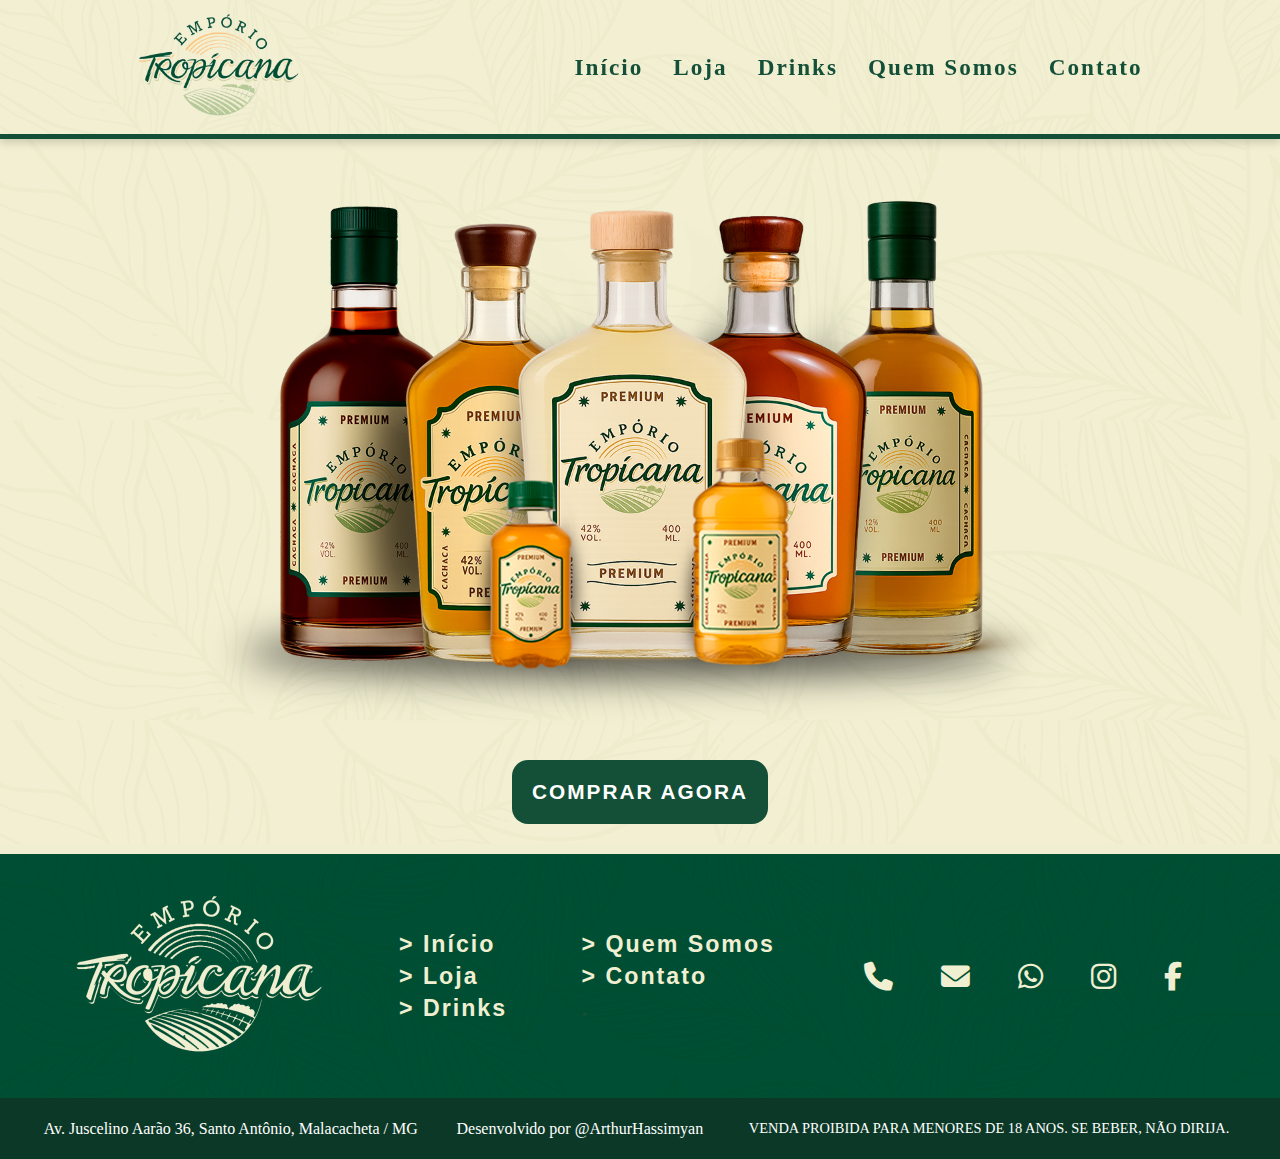
<file: index.html>
<!DOCTYPE html>
<html lang="pt-BR">
<head>
    <meta charset="UTF-8">
    <meta name="viewport" content="width=device-width, initial-scale=1.0">
    <title>Cachaça Tropicana</title>
    <link rel="stylesheet" href="styles/style.css">
    <link rel="stylesheet" href="styles/styleNav.css">
    <link rel="stylesheet" href="styles/styleSlider.css">
    <link rel="stylesheet" href="styles/styleLoja.css">
    <link rel="stylesheet" href="styles/styleFooter.css">
    <link rel="stylesheet" href="https://cdnjs.cloudflare.com/ajax/libs/font-awesome/6.5.2/css/all.min.css"/>
</head>
<body>
<header>
    <nav class="navbar">
        <a href="index.html" class="button-logo">
            <img src="img/logoNav.png" alt="Logo">
        </a>
        <div class="menu">
            <a href="index.html">Início</a>
            <a href="loja.html">Loja</a>
            <a href="drink.html">Drinks</a>
            <a href="cachaca.html">Quem Somos</a>
            <a href="contato.html">Contato</a>
        </div>
    </nav>
</header>
<main>
    <section class="carrosel">
        <div class="slide">
            <img src="img/allCachaca.png" alt="Imagem 1">
        </div>
        <a href="loja.html">
            <button class="slide-buy">COMPRAR AGORA</button>
        </a>
    </section>
</main>



<footer>
    <section class="rodapeSuperior">
        <a href="index.html" class="rodapeLogo">
            <img src="img/logoFooter.png" alt="Logo">
        </a>


        <div class="rodapeTexto">
            <a href="index.html">> Início</a>
            <a href="loja.html">> Loja</a>
            <a href="drink.html">> Drinks</a>
        </div>
        <div class="rodapeTexto">
            <a href="cachaca.html">> Quem Somos</a>
            <a href="contato.html">> Contato</a>
            <a style="color: #145038;  user-select: none;">.</a>
        </div>

        <div class="rodapeSocial">
            <a href="contato.html">
                <button class="social-button">
                    <i class="fas fa-phone"></i>
                </button>
            </a>
            <a href="contato.html">
                <button class="social-button">
                    <i class="fas fa-envelope"></i>
                </button>
            </a>
            <a href="contato.html">
                <button class="social-button">
                    <i class="fab fa-whatsapp"></i>
                </button>
            </a>
            <button class="social-button">
                <i class="fab fa-instagram"></i>
            </button>
            <button class="social-button">
                <i class="fab fa-facebook-f"></i>
            </button>
        </div>
    </section>

    <section class="rodapeInferior">
        <p>Av. Juscelino Aarão 36, Santo Antônio, Malacacheta / MG</p>
        <p>Desenvolvido por @ArthurHassimyan</p>
        <div class="inferior18">
            <p>VENDA PROIBIDA PARA MENORES DE 18 ANOS. SE BEBER, NÃO DIRIJA.</p>
        </div>
    </section>

</footer>
</body>
</html>
</file>
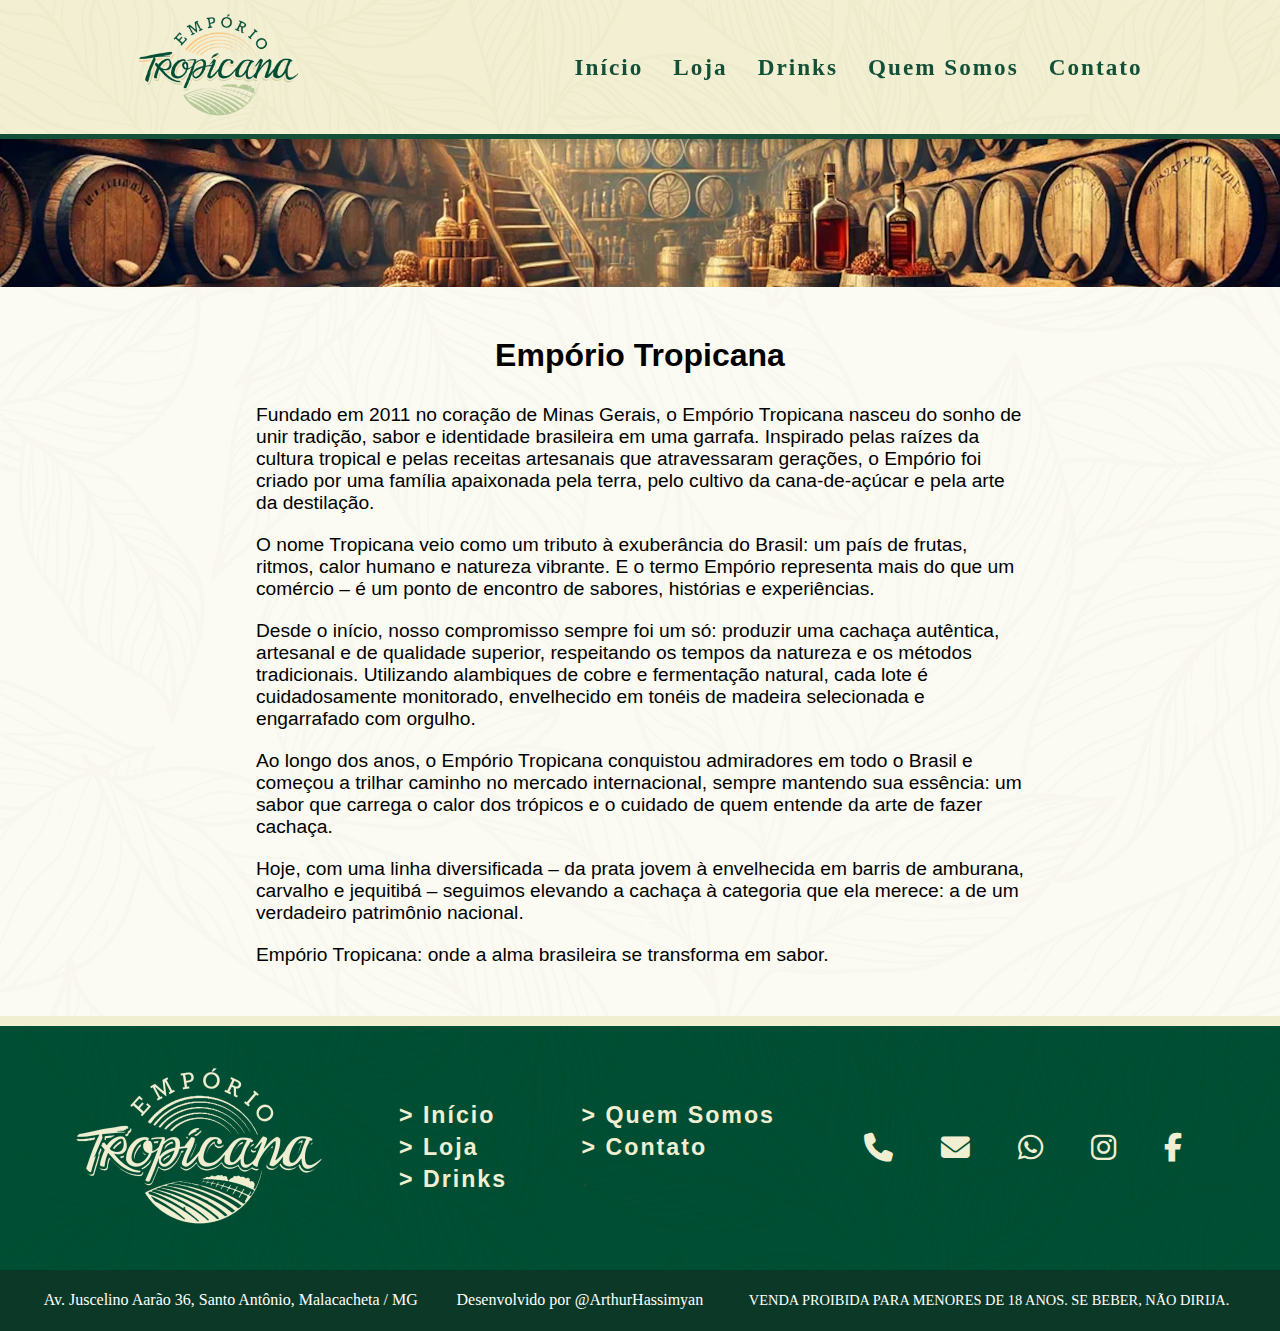
<file: cachaca.html>
<!DOCTYPE html>
<html lang="pt-BR">
<head>
    <meta charset="UTF-8">
    <meta name="viewport" content="width=device-width, initial-scale=1.0">
    <title>Cachaça Tropicana</title>
    <link rel="stylesheet" href="styles/style.css">
    <link rel="stylesheet" href="styles/styleNav.css">
    <link rel="stylesheet" href="styles/styleSlider.css">
    <link rel="stylesheet" href="styles/styleLoja.css">
    <link rel="stylesheet" href="styles/styleFooter.css">
    <link rel="stylesheet" href="styles/styleContato.css">
    <link rel="stylesheet" href="styles/styleCachaca.css">
    <link rel="stylesheet" href="https://cdnjs.cloudflare.com/ajax/libs/font-awesome/6.5.2/css/all.min.css">
</head>
<body>
<header>
    <nav class="navbar">
        <a href="index.html" class="button-logo">
            <img src="img/logoNav.png" alt="Logo">
        </a>
        <div class="menu">
            <a href="index.html">Início</a>
            <a href="loja.html">Loja</a>
            <a href="drink.html">Drinks</a>
            <a href="cachaca.html">Quem Somos</a>
            <a href="contato.html">Contato</a>
        </div>
    </nav>
</header>
<main>
    <section class="cachaca-box">
        <img src="img/envelhecimento-de-cachacas-em-barril.png" alt="Logo da Empresa">
    </section>
    <section class="cachaca-texto-margin">
        <div class="cachaca-texto">
            <h2>Empório Tropicana</h2>
            <p>Fundado em 2011 no coração de Minas Gerais, o Empório Tropicana nasceu do sonho de unir tradição, sabor e
                identidade brasileira em uma garrafa. Inspirado pelas raízes da cultura tropical e pelas receitas
                artesanais
                que atravessaram gerações, o Empório foi criado por uma família apaixonada pela terra, pelo cultivo da
                cana-de-açúcar e pela arte da destilação.</p>
            <p>O nome Tropicana veio como um tributo à exuberância do Brasil: um país de frutas, ritmos, calor humano e
                natureza vibrante. E o termo Empório representa mais do que um comércio – é um ponto de encontro de
                sabores,
                histórias e experiências.</p>
            <p>Desde o início, nosso compromisso sempre foi um só: produzir uma cachaça autêntica, artesanal e de
                qualidade
                superior, respeitando os tempos da natureza e os métodos tradicionais. Utilizando alambiques de cobre e
                fermentação natural, cada lote é cuidadosamente monitorado, envelhecido em tonéis de madeira selecionada
                e
                engarrafado com orgulho.</p>
            <p>Ao longo dos anos, o Empório Tropicana conquistou admiradores em todo o Brasil e começou a trilhar
                caminho no
                mercado internacional, sempre mantendo sua essência: um sabor que carrega o calor dos trópicos e o
                cuidado
                de quem entende da arte de fazer cachaça.</p>
            <p>Hoje, com uma linha diversificada – da prata jovem à envelhecida em barris de amburana, carvalho e
                jequitibá
                – seguimos elevando a cachaça à categoria que ela merece: a de um verdadeiro patrimônio nacional.</p>
            <p>Empório Tropicana: onde a alma brasileira se transforma em sabor.</p>
        </div>
    </section>
</main>

<footer>
    <section class="rodapeSuperior">
        <a href="index.html" class="rodapeLogo">
            <img src="img/logoFooter.png" alt="Logo">
        </a>


        <div class="rodapeTexto">
            <a href="index.html">> Início</a>
            <a href="loja.html">> Loja</a>
            <a href="drink.html">> Drinks</a>
        </div>
        <div class="rodapeTexto">
            <a href="cachaca.html">> Quem Somos</a>
            <a href="contato.html">> Contato</a>
            <a style="color: #145038;  user-select: none;">.</a>
        </div>

        <div class="rodapeSocial">
            <a href="contato.html">
                <button class="social-button">
                    <i class="fas fa-phone"></i>
                </button>
            </a>
            <a href="contato.html">
                <button class="social-button">
                    <i class="fas fa-envelope"></i>
                </button>
            </a>
            <a href="contato.html">
                <button class="social-button">
                    <i class="fab fa-whatsapp"></i>
                </button>
            </a>
            <button class="social-button">
                <i class="fab fa-instagram"></i>
            </button>
            <button class="social-button">
                <i class="fab fa-facebook-f"></i>
            </button>
        </div>
    </section>

    <section class="rodapeInferior">
        <p>Av. Juscelino Aarão 36, Santo Antônio, Malacacheta / MG</p>
        <p>Desenvolvido por @ArthurHassimyan</p>
        <div class="inferior18">
            <p>VENDA PROIBIDA PARA MENORES DE 18 ANOS. SE BEBER, NÃO DIRIJA.</p>
        </div>
    </section>

</footer>
</body>
</html>
</file>
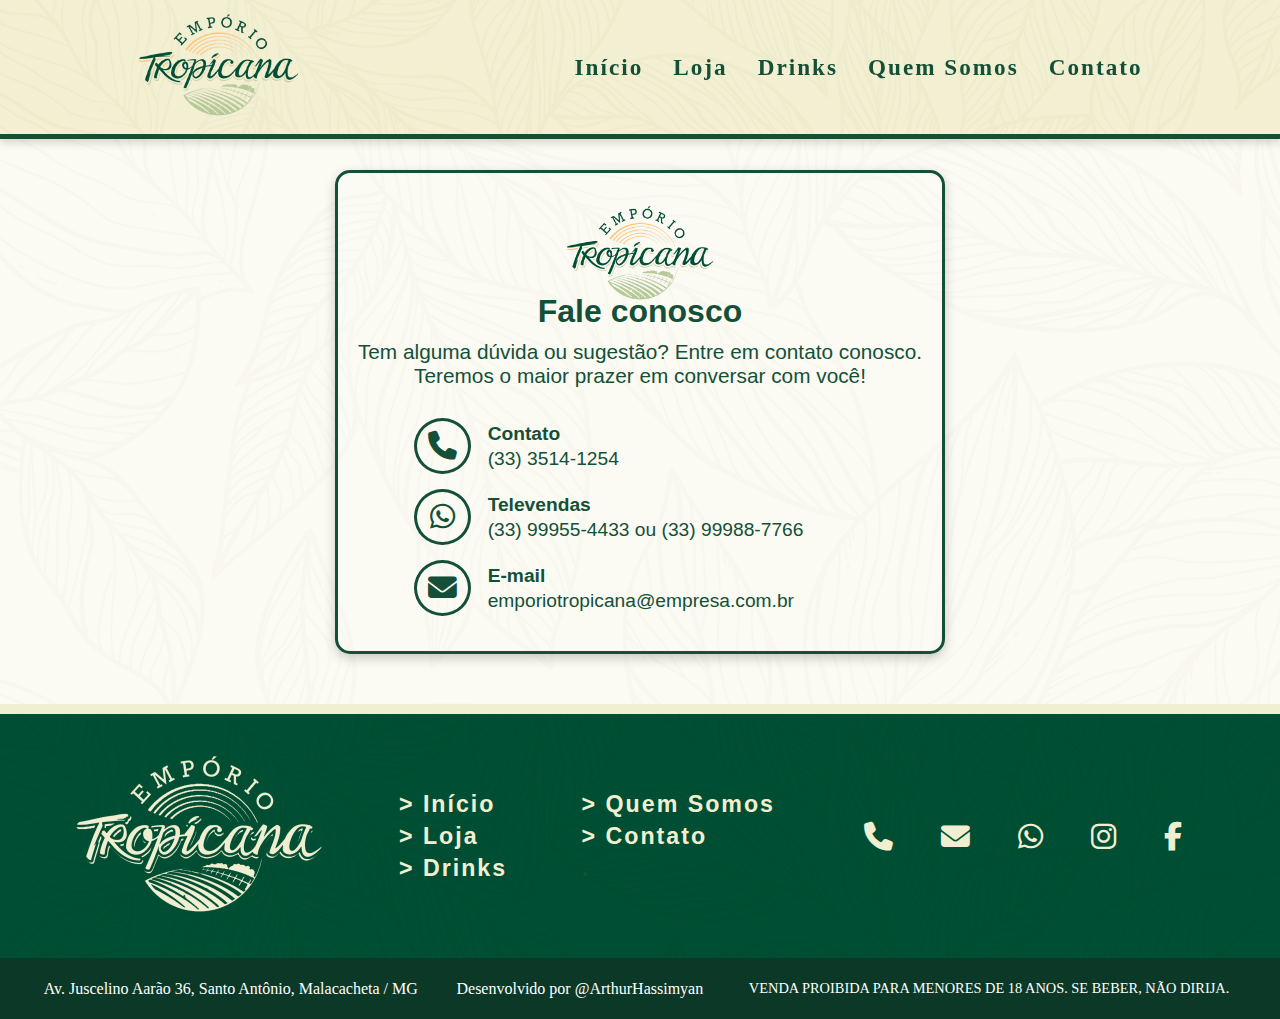
<file: contato.html>
<!DOCTYPE html>
<html lang="pt-BR">
<head>
    <meta charset="UTF-8">
    <meta name="viewport" content="width=device-width, initial-scale=1.0">
    <title>Cachaça Tropicana</title>
    <link rel="stylesheet" href="styles/style.css">
    <link rel="stylesheet" href="styles/styleNav.css">
    <link rel="stylesheet" href="styles/styleSlider.css">
    <link rel="stylesheet" href="styles/styleLoja.css">
    <link rel="stylesheet" href="styles/styleFooter.css">
    <link rel="stylesheet" href="styles/styleContato.css">
    <link rel="stylesheet" href="https://cdnjs.cloudflare.com/ajax/libs/font-awesome/6.5.2/css/all.min.css">
</head>
<body>
<header>
    <nav class="navbar">
        <a href="index.html" class="button-logo">
            <img src="img/logoNav.png" alt="Logo">
        </a>
        <div class="menu">
            <a href="index.html">Início</a>
            <a href="loja.html">Loja</a>
            <a href="drink.html">Drinks</a>
            <a href="cachaca.html">Quem Somos</a>
            <a href="contato.html">Contato</a>
        </div>
    </nav>
</header>
<main>
<section class="contato-centraliza">
    <div class="contato-box">
        <img src="img/logoNav.png" alt="Logo da Empresa">

        <h2>Fale conosco</h2>
        <p class="subtexto">
            Tem alguma dúvida ou sugestão? Entre em contato conosco. <br>
            Teremos o maior prazer em conversar com você!
        </p>

        <div class="contato-item">
            <div class="icone-circulo"><i class="fas fa-phone"></i></div>
            <div class="info-texto">
                <strong>Contato</strong>
                (33) 3514-1254
            </div>
        </div>

        <div class="contato-item">
            <div class="icone-circulo"><i class="fab fa-whatsapp"></i></div>
            <div class="info-texto">
                <strong>Televendas</strong>
                (33) 99955-4433 ou (33) 99988-7766
            </div>
        </div>

        <div class="contato-item">
            <div class="icone-circulo"><i class="fas fa-envelope"></i></div>
            <div class="info-texto">
                <strong>E-mail</strong>
                emporiotropicana@empresa.com.br
            </div>
        </div>
    </div>
</section>
</main>

<footer>
    <section class="rodapeSuperior">
        <a href="index.html" class="rodapeLogo">
            <img src="img/logoFooter.png" alt="Logo">
        </a>


        <div class="rodapeTexto">
            <a href="index.html">> Início</a>
            <a href="loja.html">> Loja</a>
            <a href="drink.html">> Drinks</a>
        </div>
        <div class="rodapeTexto">
            <a href="cachaca.html">> Quem Somos</a>
            <a href="contato.html">> Contato</a>
            <a style="color: #145038;  user-select: none;">.</a>
        </div>

        <div class="rodapeSocial">
            <a href="contato.html">
                <button class="social-button">
                    <i class="fas fa-phone"></i>
                </button>
            </a>
            <a href="contato.html">
                <button class="social-button">
                    <i class="fas fa-envelope"></i>
                </button>
            </a>
            <a href="contato.html">
                <button class="social-button">
                    <i class="fab fa-whatsapp"></i>
                </button>
            </a>
            <button class="social-button">
                <i class="fab fa-instagram"></i>
            </button>
            <button class="social-button">
                <i class="fab fa-facebook-f"></i>
            </button>
        </div>
    </section>

    <section class="rodapeInferior">
        <p>Av. Juscelino Aarão 36, Santo Antônio, Malacacheta / MG</p>
        <p>Desenvolvido por @ArthurHassimyan</p>
        <div class="inferior18">
            <p>VENDA PROIBIDA PARA MENORES DE 18 ANOS. SE BEBER, NÃO DIRIJA.</p>
        </div>
    </section>

</footer>
</body>
</html>
</file>
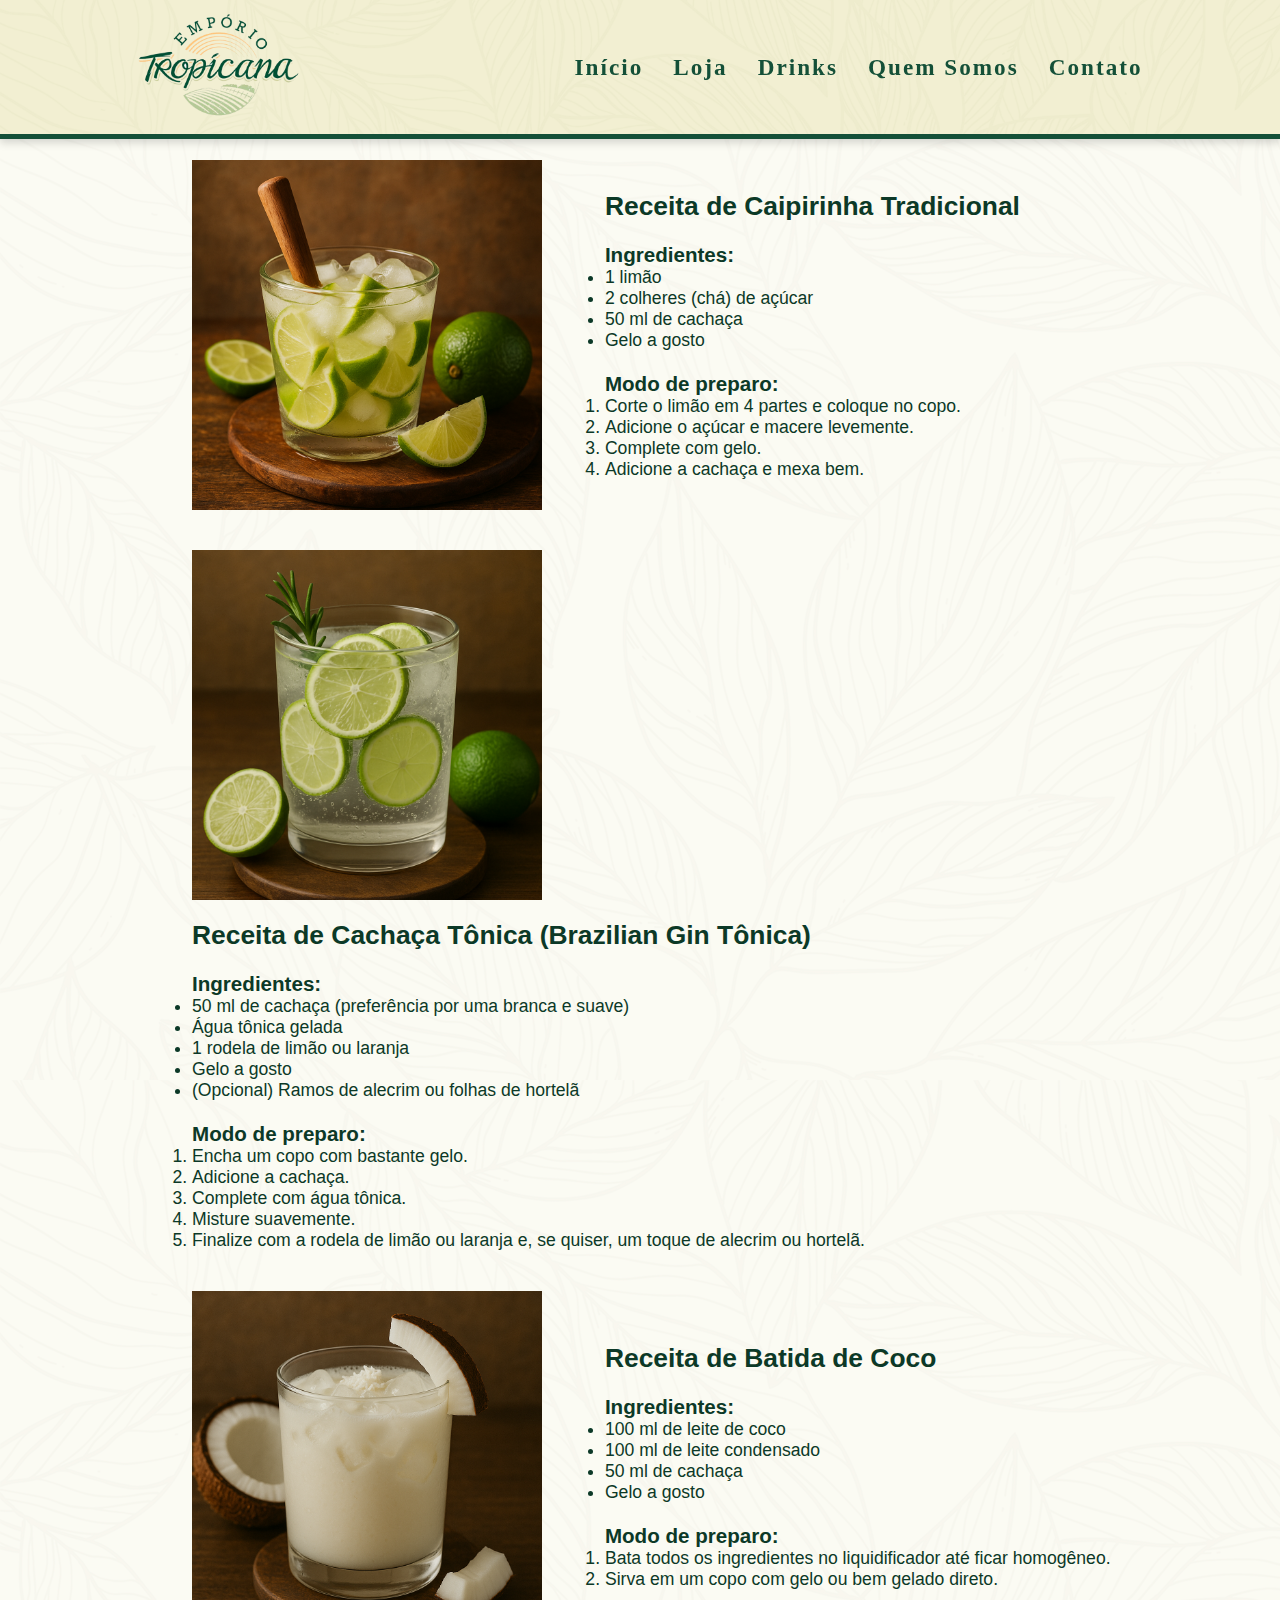
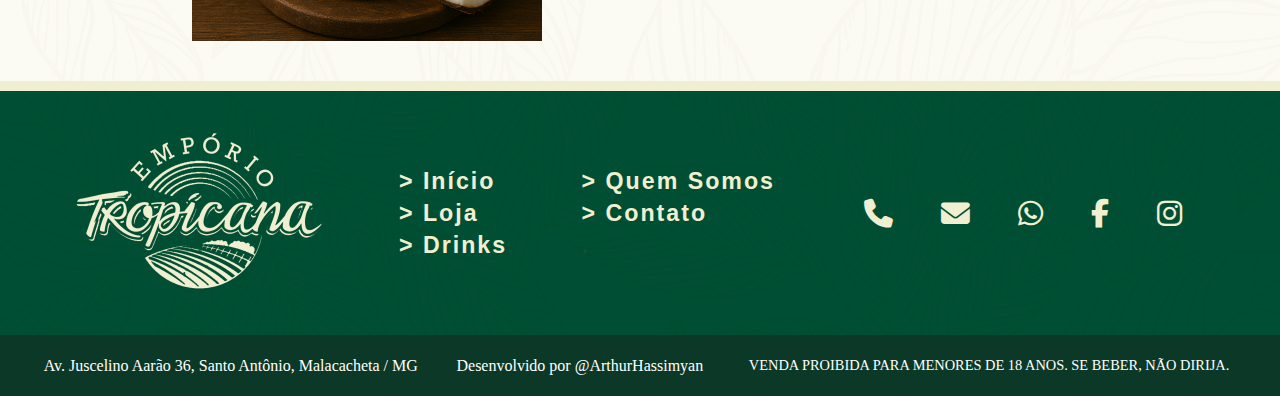
<file: drink.html>
<!DOCTYPE html>
<html lang="pt-BR">
<head>
    <meta charset="UTF-8">
    <meta name="viewport" content="width=device-width, initial-scale=1.0">
    <title>Cachaça Tropicana</title>
    <link rel="stylesheet" href="styles/style.css">
    <link rel="stylesheet" href="styles/styleNav.css">
    <link rel="stylesheet" href="styles/styleSlider.css">
    <link rel="stylesheet" href="styles/styleLoja.css">
    <link rel="stylesheet" href="styles/styleFooter.css">
    <link rel="stylesheet" href="styles/styleContato.css">
    <link rel="stylesheet" href="styles/styleCachaca.css">
    <link rel="stylesheet" href="styles/styleDrink.css">
    <link rel="stylesheet" href="https://cdnjs.cloudflare.com/ajax/libs/font-awesome/6.5.2/css/all.min.css">
</head>
<body>
<header>
    <nav class="navbar">
        <a href="index.html" class="button-logo">
            <img src="img/logoNav.png" alt="Logo">
        </a>
        <div class="menu">
            <a href="index.html">Início</a>
            <a href="loja.html">Loja</a>
            <a href="drink.html">Drinks</a>
            <a href="cachaca.html">Quem Somos</a>
            <a href="contato.html">Contato</a>
        </div>
    </nav>
</header>

<main>
    <section class="drink-box">
        <img src="img/drink1.png" alt="Logo">
        <div class="drink-box-receita">
            <h2>Receita de Caipirinha Tradicional</h2>
            <br>
            <h3>Ingredientes:</h3>
            <ul>
                <li>1 limão</li>
                <li>2 colheres (chá) de açúcar</li>
                <li>50 ml de cachaça</li>
                <li>Gelo a gosto</li>
            </ul>
            <br>
            <h3>Modo de preparo:</h3>
            <ol>
                <li>Corte o limão em 4 partes e coloque no copo.</li>
                <li>Adicione o açúcar e macere levemente.</li>
                <li>Complete com gelo.</li>
                <li>Adicione a cachaça e mexa bem.</li>
            </ol>
        </div>
    </section>
    <section class="drink-box">
        <img src="img/drink2.png" alt="Logo">
        <div class="drink-box-receita">
            <h2>Receita de Cachaça Tônica (Brazilian Gin Tônica)</h2>
            <br>
            <h3>Ingredientes:</h3>
            <ul>
                <li>50 ml de cachaça (preferência por uma branca e suave)</li>
                <li>Água tônica gelada</li>
                <li>1 rodela de limão ou laranja</li>
                <li>Gelo a gosto</li>
                <li>(Opcional) Ramos de alecrim ou folhas de hortelã</li>
            </ul>
            <br>
            <h3>Modo de preparo:</h3>
            <ol>
                <li>Encha um copo com bastante gelo.</li>
                <li>Adicione a cachaça.</li>
                <li>Complete com água tônica.</li>
                <li>Misture suavemente.</li>
                <li>Finalize com a rodela de limão ou laranja e, se quiser, um toque de alecrim ou hortelã.</li>
            </ol>
        </div>
    </section>
    <section class="drink-box">
        <img src="img/drink3.png" alt="Logo">
        <div class="drink-box-receita">
            <h2>Receita de Batida de Coco</h2>
            <br>
            <h3>Ingredientes:</h3>
            <ul>
                <li>100 ml de leite de coco</li>
                <li>100 ml de leite condensado</li>
                <li>50 ml de cachaça</li>
                <li>Gelo a gosto</li>
            </ul>
            <br>
            <h3>Modo de preparo:</h3>
            <ol>
                <li>Bata todos os ingredientes no liquidificador até ficar homogêneo.</li>
                <li>Sirva em um copo com gelo ou bem gelado direto.</li>
            </ol>
        </div>
    </section>


</main>

<footer>
    <section class="rodapeSuperior">
        <a href="index.html" class="rodapeLogo">
            <img src="img/logoFooter.png" alt="Logo">
        </a>


        <div class="rodapeTexto">
            <a href="index.html">> Início</a>
            <a href="loja.html">> Loja</a>
            <a href="drink.html">> Drinks</a>
        </div>
        <div class="rodapeTexto">
            <a href="cachaca.html">> Quem Somos</a>
            <a href="contato.html">> Contato</a>
            <a style="color: #145038;  user-select: none;">.</a>
        </div>

        <div class="rodapeSocial">
            <a href="contato.html">
                <button class="social-button">
                    <i class="fas fa-phone"></i>
                </button>
            </a>
            <a href="contato.html">
                <button class="social-button">
                    <i class="fas fa-envelope"></i>
                </button>
            </a>
            <a href="contato.html">
                <button class="social-button">
                    <i class="fab fa-whatsapp"></i>
                </button>
            </a>
            <a href="https://www.facebook.com/">            
                <button class="social-button">                
                    <i class="fab fa-facebook-f"></i>                
                </button>
            </a>    
            <a href="https://www.instagram.com/">
                <button class="social-button">                
                    <i class="fab fa-instagram"></i>
                </button>
            </a>
        </div>
    </section>

    <section class="rodapeInferior">
        <p>Av. Juscelino Aarão 36, Santo Antônio, Malacacheta / MG</p>
        <p>Desenvolvido por @ArthurHassimyan</p>
        <div class="inferior18">
            <p>VENDA PROIBIDA PARA MENORES DE 18 ANOS. SE BEBER, NÃO DIRIJA.</p>
        </div>
    </section>

</footer>
</body>
</html>
</file>
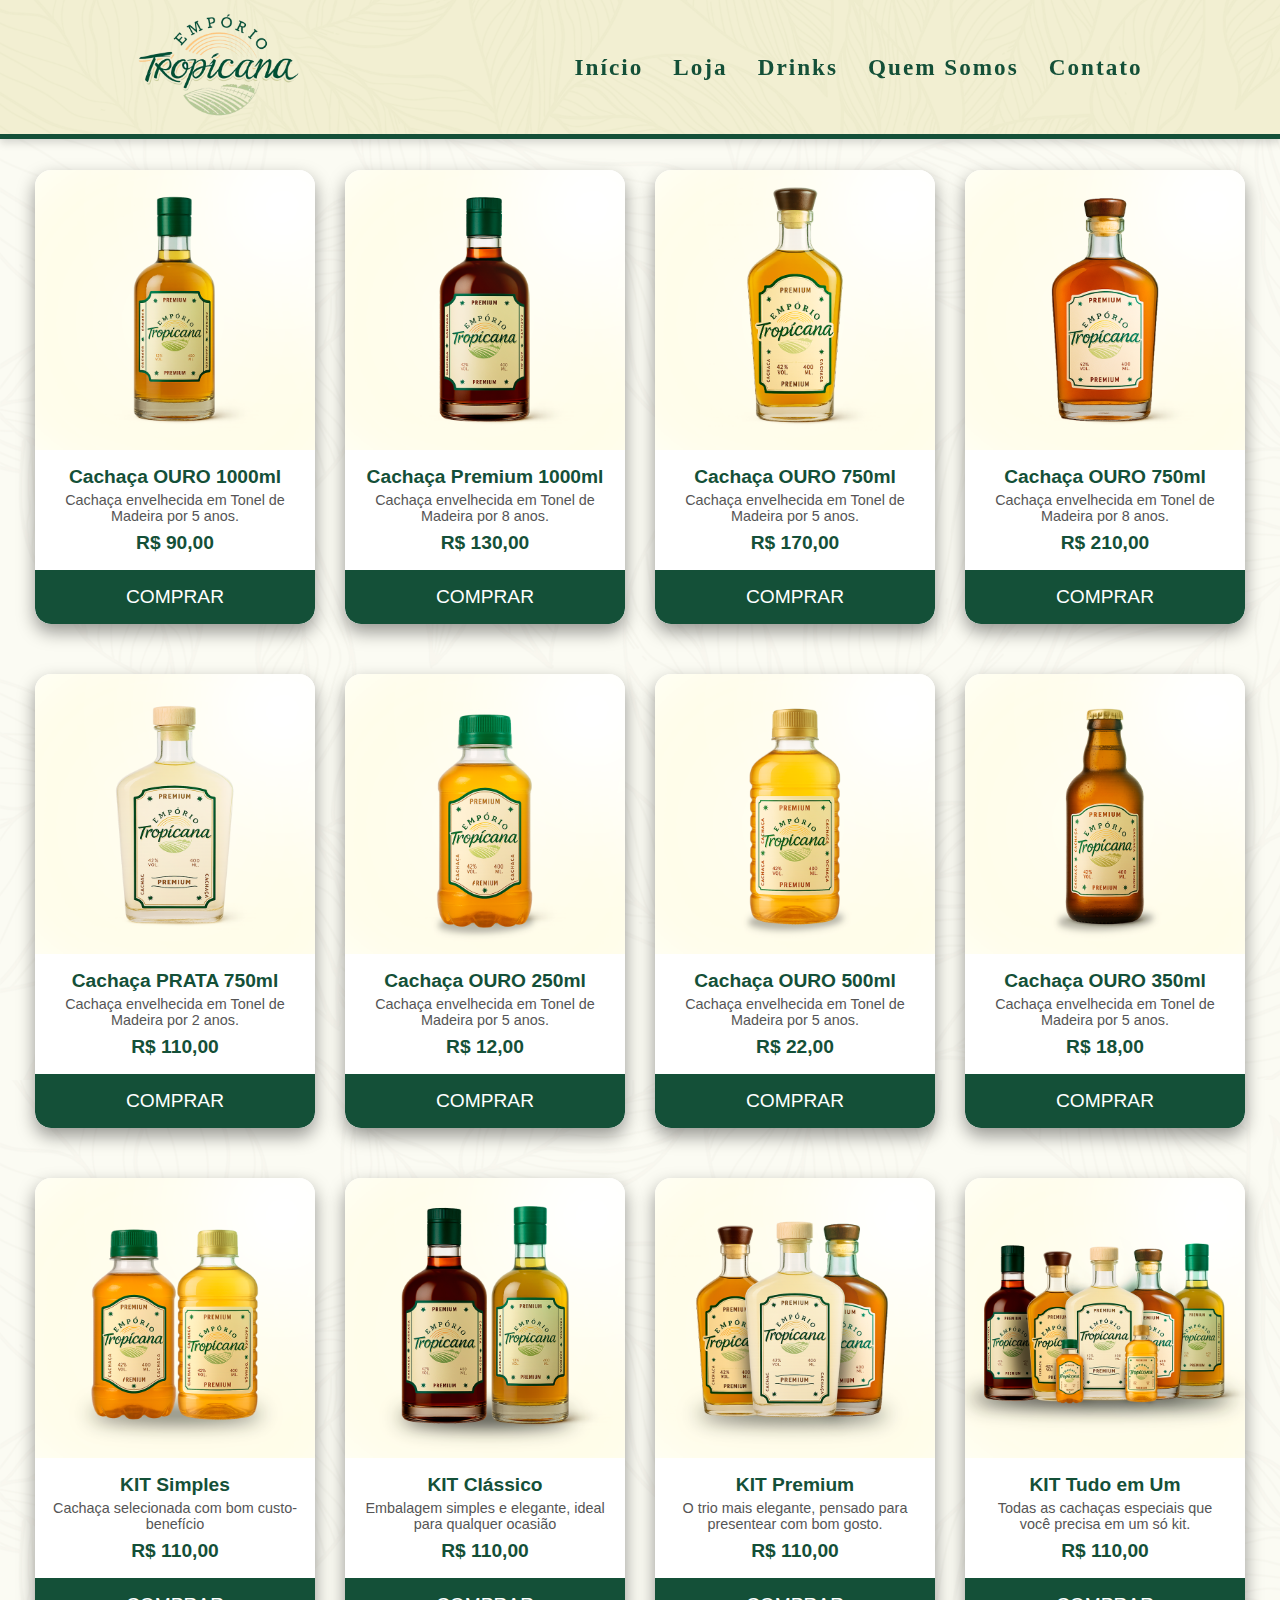
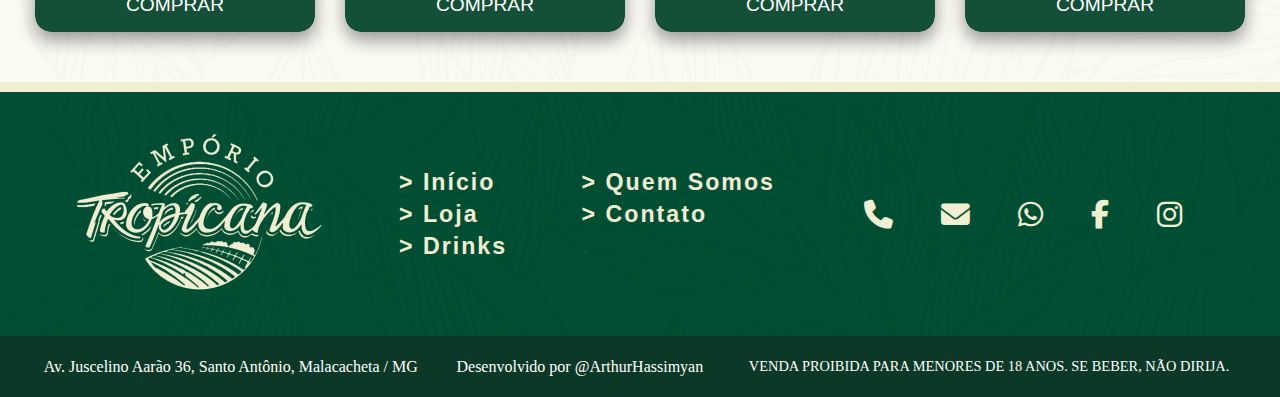
<file: loja.html>
<!DOCTYPE html>
<html lang="pt-BR">
<head>
  <meta charset="UTF-8">
  <meta name="viewport" content="width=device-width, initial-scale=1.0">
  <title>Cachaça Tropicana</title>
  <link rel="stylesheet" href="styles/style.css">
  <link rel="stylesheet" href="styles/styleNav.css">
  <link rel="stylesheet" href="styles/styleSlider.css">
  <link rel="stylesheet" href="styles/styleLoja.css">
  <link rel="stylesheet" href="styles/styleFooter.css">
  <link rel="stylesheet" href="https://cdnjs.cloudflare.com/ajax/libs/font-awesome/6.5.2/css/all.min.css"/>
</head>

<body>
<header>
  <nav class="navbar">
    <a href="index.html" class="button-logo">
      <img src="img/logoNav.png" alt="Logo">
    </a>
    <div class="menu">
      <a href="index.html">Início</a>
      <a href="loja.html">Loja</a>
      <a href="drink.html">Drinks</a>
      <a href="cachaca.html">Quem Somos</a>
      <a href="contato.html">Contato</a>
    </div>
  </nav>
</header>

<main>
<section class="loja" style="padding-top: 50px">
  <div class="loja-item">
    <img src="img/Produto-1.png" alt="Produto">
    <h3 class="loja-title">Cachaça OURO 1000ml</h3>
    <p class="loja-description">Cachaça envelhecida em Tonel de Madeira por 5 anos.</p>
    <p class="loja-price">R$ 90,00</p>    
    <a href="loja.html">            
      <button class="loja-button">COMPRAR</button>
    </a>
  </div>

  <div class="loja-item">
    <img src="img/Produto-2.png" alt="Produto">
    <h3 class="loja-title">Cachaça Premium 1000ml</h3>
    <p class="loja-description">Cachaça envelhecida em Tonel de Madeira por 8 anos.</p>
    <p class="loja-price">R$ 130,00</p>
    <a href="loja.html">            
      <button class="loja-button">COMPRAR</button>
    </a>
  </div>

  <div class="loja-item">
    <img src="img/Produto-3.png" alt="Produto">
    <h3 class="loja-title">Cachaça OURO 750ml</h3>
    <p class="loja-description">Cachaça envelhecida em Tonel de Madeira por 5 anos.</p>
    <p class="loja-price">R$ 170,00</p>
    <a href="loja.html">            
      <button class="loja-button">COMPRAR</button>
    </a>
  </div>

  <div class="loja-item">
    <img src="img/Produto-4.png" alt="Produto">
    <h3 class="loja-title">Cachaça OURO 750ml</h3>
    <p class="loja-description">Cachaça envelhecida em Tonel de Madeira por 8 anos.</p>
    <p class="loja-price">R$ 210,00</p>
    <a href="loja.html">            
      <button class="loja-button">COMPRAR</button>
    </a>
  </div>
</section>

<section class="loja">
  <div class="loja-item">
    <img src="img/Produto-5.png" alt="Produto">
    <h3 class="loja-title">Cachaça PRATA 750ml</h3>
    <p class="loja-description">Cachaça envelhecida em Tonel de Madeira por 2 anos.</p>
    <p class="loja-price">R$ 110,00</p>
    <a href="loja.html">            
      <button class="loja-button">COMPRAR</button>
    </a>
  </div>

  <div class="loja-item">
    <img src="img/Produto-6.png" alt="Produto">
    <h3 class="loja-title">Cachaça OURO 250ml</h3>
    <p class="loja-description">Cachaça envelhecida em Tonel de Madeira por 5 anos.</p>
    <p class="loja-price">R$ 12,00</p>
    <a href="loja.html">            
      <button class="loja-button">COMPRAR</button>
    </a>
  </div>

  <div class="loja-item">
    <img src="img/Produto-7.png" alt="Produto">
    <h3 class="loja-title">Cachaça OURO 500ml</h3>
    <p class="loja-description">Cachaça envelhecida em Tonel de Madeira por 5 anos.</p>
    <p class="loja-price">R$ 22,00</p>
    <a href="loja.html">            
      <button class="loja-button">COMPRAR</button>
    </a>
  </div>

  <div class="loja-item">
    <img src="img/Produto-8.png" alt="Produto">
    <h3 class="loja-title">Cachaça OURO 350ml</h3>
    <p class="loja-description">Cachaça envelhecida em Tonel de Madeira por 5 anos.</p>
    <p class="loja-price">R$ 18,00</p>
    <a href="loja.html">            
      <button class="loja-button">COMPRAR</button>
    </a>
  </div>
</section>

<section class="loja">
  <div class="loja-item">
    <img src="img/Produto-9.png" alt="Produto">
    <h3 class="loja-title">KIT Simples</h3>
    <p class="loja-description">Cachaça selecionada com bom custo-benefício</p>
    <p class="loja-price">R$ 110,00</p>
    <a href="loja.html">            
      <button class="loja-button">COMPRAR</button>
    </a>
  </div>

  <div class="loja-item">
    <img src="img/Produto-10.png" alt="Produto">
    <h3 class="loja-title">KIT Clássico</h3>
    <p class="loja-description">Embalagem simples e elegante, ideal para qualquer ocasião</p>
    <p class="loja-price">R$ 110,00</p>
    <a href="loja.html">            
      <button class="loja-button">COMPRAR</button>
    </a>
  </div>

  <div class="loja-item">
    <img src="img/Produto-11.png" alt="Produto">
    <h3 class="loja-title">KIT Premium</h3>
    <p class="loja-description">O trio mais elegante, pensado para presentear com bom gosto.</p>
    <p class="loja-price">R$ 110,00</p>
    <a href="loja.html">            
      <button class="loja-button">COMPRAR</button>
    </a>
  </div>

  <div class="loja-item">
    <img src="img/Produto-12.png" alt="Produto">
    <h3 class="loja-title">KIT Tudo em Um</h3>
    <p class="loja-description">Todas as cachaças especiais que você precisa em um só kit.</p>
    <p class="loja-price">R$ 110,00</p>
    <a href="loja.html">            
      <button class="loja-button">COMPRAR</button>
    </a>
  </div>
</section>
</main>

<footer>
  <section class="rodapeSuperior">
    <a href="index.html" class="rodapeLogo">
      <img src="img/logoFooter.png" alt="Logo">
    </a>


    <div class="rodapeTexto">
      <a href="index.html">> Início</a>
      <a href="loja.html">> Loja</a>
      <a href="drink.html">> Drinks</a>
    </div>
    <div class="rodapeTexto">
      <a href="cachaca.html">> Quem Somos</a>
      <a href="contato.html">> Contato</a>
      <a style="color: #145038;  user-select: none;">.</a>
    </div>

    <div class="rodapeSocial">
      <a href="contato.html">
        <button class="social-button">
          <i class="fas fa-phone"></i>
        </button>
      </a>
      <a href="contato.html">
        <button class="social-button">
          <i class="fas fa-envelope"></i>
        </button>
      </a>
      <a href="contato.html">
        <button class="social-button">
          <i class="fab fa-whatsapp"></i>
        </button>
      </a>
      <a href="https://www.facebook.com/">
          <button class="social-button">                
            <i class="fab fa-facebook-f"></i>                
          </button>
      </a>    
            <a href="https://www.instagram.com/">            
                <button class="social-button">                
                    <i class="fab fa-instagram"></i>
                </button>
            </a>
    </div>
  </section>

  <section class="rodapeInferior">
    <p>Av. Juscelino Aarão 36, Santo Antônio, Malacacheta / MG</p>
    <p>Desenvolvido por @ArthurHassimyan</p>
    <div class="inferior18">
      <p>VENDA PROIBIDA PARA MENORES DE 18 ANOS. SE BEBER, NÃO DIRIJA.</p>
    </div>
  </section>

</footer>

</body>
</html>
</file>
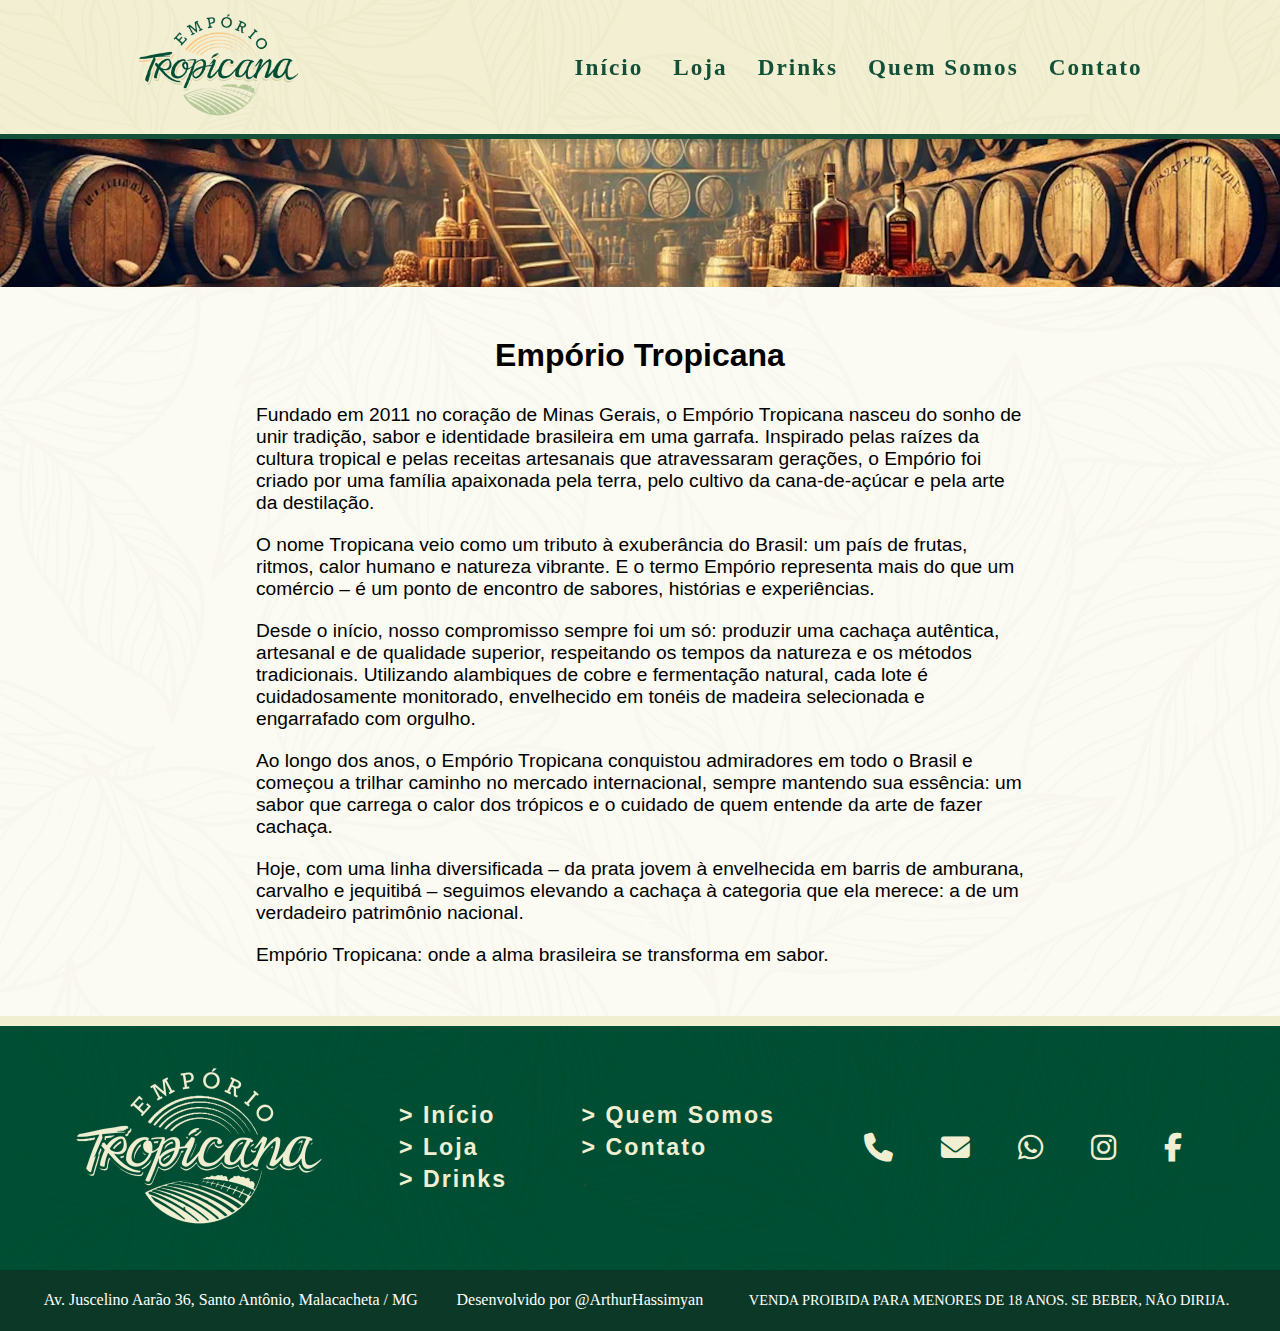
<file: html/cachaca.html>
<!DOCTYPE html>
<html lang="pt-BR">
<head>
    <meta charset="UTF-8">
    <meta name="viewport" content="width=device-width, initial-scale=1.0">
    <title>Cachaça Tropicana</title>
    <link rel="stylesheet" href="../styles/style.css">
    <link rel="stylesheet" href="../styles/styleNav.css">
    <link rel="stylesheet" href="../styles/styleSlider.css">
    <link rel="stylesheet" href="../styles/styleLoja.css">
    <link rel="stylesheet" href="../styles/styleFooter.css">
    <link rel="stylesheet" href="../styles/styleContato.css">
    <link rel="stylesheet" href="../styles/styleCachaca.css">
    <link rel="stylesheet" href="https://cdnjs.cloudflare.com/ajax/libs/font-awesome/6.5.2/css/all.min.css">
</head>
<body>
<header>
    <nav class="navbar">
        <a href="inicio.html" class="button-logo">
            <img src="../img/logoNav.png" alt="Logo">
        </a>
        <div class="menu">
            <a href="inicio.html">Início</a>
            <a href="loja.html">Loja</a>
            <a href="drink.html">Drinks</a>
            <a href="cachaca.html">Quem Somos</a>
            <a href="contato.html">Contato</a>
        </div>
    </nav>
</header>
<main>
    <section class="cachaca-box">
        <img src="../img/envelhecimento-de-cachacas-em-barril.png" alt="Logo da Empresa">
    </section>
    <section class="cachaca-texto-margin">
        <div class="cachaca-texto">
            <h2>Empório Tropicana</h2>
            <p>Fundado em 2011 no coração de Minas Gerais, o Empório Tropicana nasceu do sonho de unir tradição, sabor e
                identidade brasileira em uma garrafa. Inspirado pelas raízes da cultura tropical e pelas receitas
                artesanais
                que atravessaram gerações, o Empório foi criado por uma família apaixonada pela terra, pelo cultivo da
                cana-de-açúcar e pela arte da destilação.</p>
            <p>O nome Tropicana veio como um tributo à exuberância do Brasil: um país de frutas, ritmos, calor humano e
                natureza vibrante. E o termo Empório representa mais do que um comércio – é um ponto de encontro de
                sabores,
                histórias e experiências.</p>
            <p>Desde o início, nosso compromisso sempre foi um só: produzir uma cachaça autêntica, artesanal e de
                qualidade
                superior, respeitando os tempos da natureza e os métodos tradicionais. Utilizando alambiques de cobre e
                fermentação natural, cada lote é cuidadosamente monitorado, envelhecido em tonéis de madeira selecionada
                e
                engarrafado com orgulho.</p>
            <p>Ao longo dos anos, o Empório Tropicana conquistou admiradores em todo o Brasil e começou a trilhar
                caminho no
                mercado internacional, sempre mantendo sua essência: um sabor que carrega o calor dos trópicos e o
                cuidado
                de quem entende da arte de fazer cachaça.</p>
            <p>Hoje, com uma linha diversificada – da prata jovem à envelhecida em barris de amburana, carvalho e
                jequitibá
                – seguimos elevando a cachaça à categoria que ela merece: a de um verdadeiro patrimônio nacional.</p>
            <p>Empório Tropicana: onde a alma brasileira se transforma em sabor.</p>
        </div>
    </section>
</main>

<footer>
    <section class="rodapeSuperior">
        <a href="inicio.html" class="rodapeLogo">
            <img src="../img/logoFooter.png" alt="Logo">
        </a>


        <div class="rodapeTexto">
            <a href="inicio.html">> Início</a>
            <a href="loja.html">> Loja</a>
            <a href="drink.html">> Drinks</a>
        </div>
        <div class="rodapeTexto">
            <a href="cachaca.html">> Quem Somos</a>
            <a href="contato.html">> Contato</a>
            <a style="color: #145038;  user-select: none;">.</a>
        </div>

        <div class="rodapeSocial">
            <a href="contato.html">
                <button class="social-button">
                    <i class="fas fa-phone"></i>
                </button>
            </a>
            <a href="contato.html">
                <button class="social-button">
                    <i class="fas fa-envelope"></i>
                </button>
            </a>
            <a href="contato.html">
                <button class="social-button">
                    <i class="fab fa-whatsapp"></i>
                </button>
            </a>
            <button class="social-button">
                <i class="fab fa-instagram"></i>
            </button>
            <button class="social-button">
                <i class="fab fa-facebook-f"></i>
            </button>
        </div>
    </section>

    <section class="rodapeInferior">
        <p>Av. Juscelino Aarão 36, Santo Antônio, Malacacheta / MG</p>
        <p>Desenvolvido por @ArthurHassimyan</p>
        <div class="inferior18">
            <p>VENDA PROIBIDA PARA MENORES DE 18 ANOS. SE BEBER, NÃO DIRIJA.</p>
        </div>
    </section>

</footer>
</body>
</html>
</file>
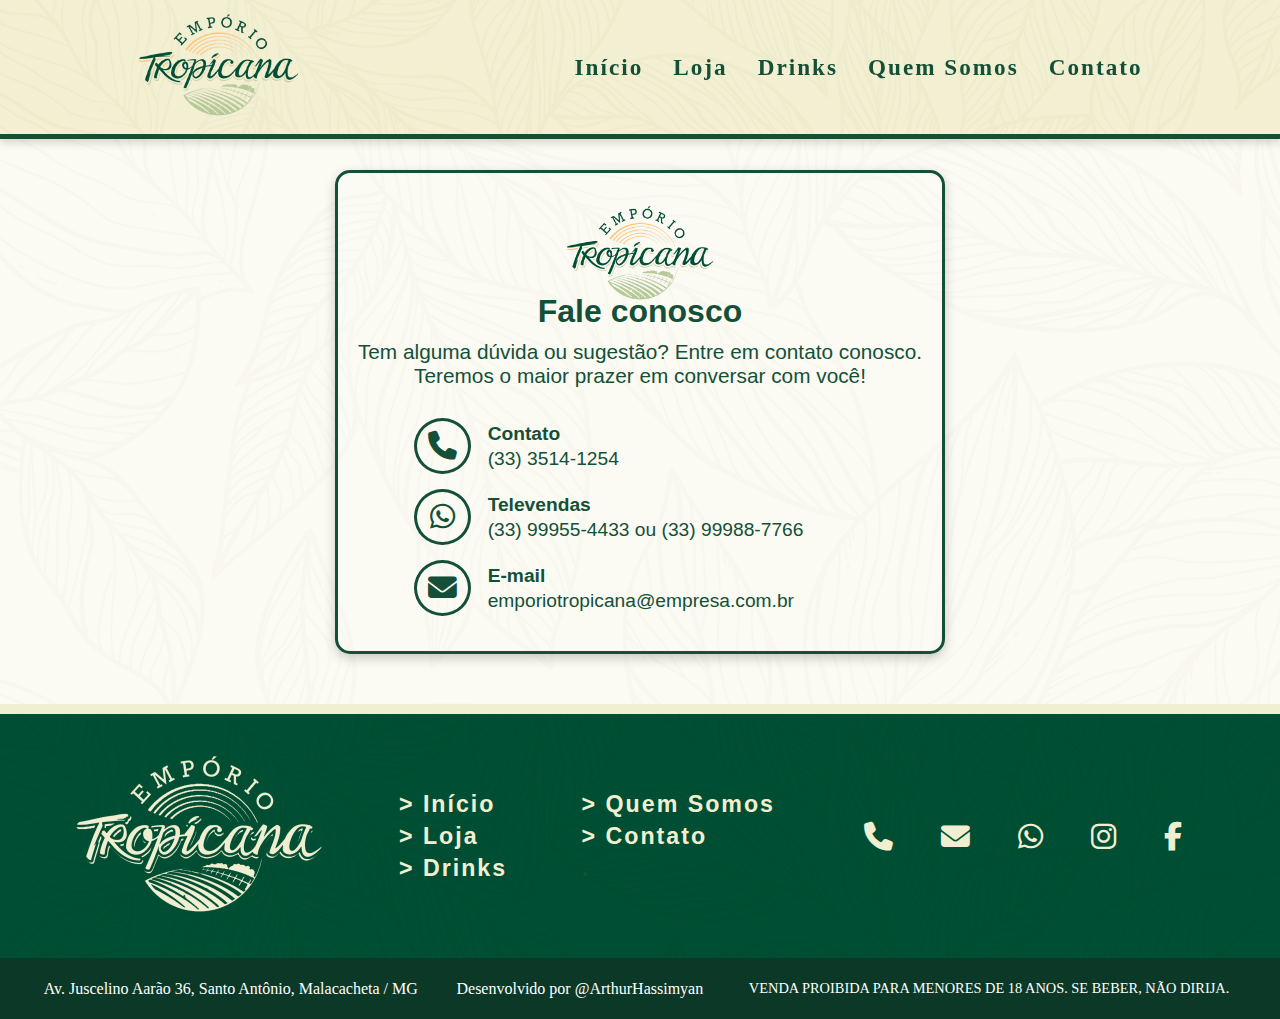
<file: html/contato.html>
<!DOCTYPE html>
<html lang="pt-BR">
<head>
    <meta charset="UTF-8">
    <meta name="viewport" content="width=device-width, initial-scale=1.0">
    <title>Cachaça Tropicana</title>
    <link rel="stylesheet" href="../styles/style.css">
    <link rel="stylesheet" href="../styles/styleNav.css">
    <link rel="stylesheet" href="../styles/styleSlider.css">
    <link rel="stylesheet" href="../styles/styleLoja.css">
    <link rel="stylesheet" href="../styles/styleFooter.css">
    <link rel="stylesheet" href="../styles/styleContato.css">
    <link rel="stylesheet" href="https://cdnjs.cloudflare.com/ajax/libs/font-awesome/6.5.2/css/all.min.css">
</head>
<body>
<header>
    <nav class="navbar">
        <a href="inicio.html" class="button-logo">
            <img src="../img/logoNav.png" alt="Logo">
        </a>
        <div class="menu">
            <a href="inicio.html">Início</a>
            <a href="loja.html">Loja</a>
            <a href="drink.html">Drinks</a>
            <a href="cachaca.html">Quem Somos</a>
            <a href="contato.html">Contato</a>
        </div>
    </nav>
</header>
<main>
<section class="contato-centraliza">
    <div class="contato-box">
        <img src="../img/logoNav.png" alt="Logo da Empresa">

        <h2>Fale conosco</h2>
        <p class="subtexto">
            Tem alguma dúvida ou sugestão? Entre em contato conosco. <br>
            Teremos o maior prazer em conversar com você!
        </p>

        <div class="contato-item">
            <div class="icone-circulo"><i class="fas fa-phone"></i></div>
            <div class="info-texto">
                <strong>Contato</strong>
                (33) 3514-1254
            </div>
        </div>

        <div class="contato-item">
            <div class="icone-circulo"><i class="fab fa-whatsapp"></i></div>
            <div class="info-texto">
                <strong>Televendas</strong>
                (33) 99955-4433 ou (33) 99988-7766
            </div>
        </div>

        <div class="contato-item">
            <div class="icone-circulo"><i class="fas fa-envelope"></i></div>
            <div class="info-texto">
                <strong>E-mail</strong>
                emporiotropicana@empresa.com.br
            </div>
        </div>
    </div>
</section>
</main>

<footer>
    <section class="rodapeSuperior">
        <a href="inicio.html" class="rodapeLogo">
            <img src="../img/logoFooter.png" alt="Logo">
        </a>


        <div class="rodapeTexto">
            <a href="inicio.html">> Início</a>
            <a href="loja.html">> Loja</a>
            <a href="drink.html">> Drinks</a>
        </div>
        <div class="rodapeTexto">
            <a href="cachaca.html">> Quem Somos</a>
            <a href="contato.html">> Contato</a>
            <a style="color: #145038;  user-select: none;">.</a>
        </div>

        <div class="rodapeSocial">
            <a href="contato.html">
                <button class="social-button">
                    <i class="fas fa-phone"></i>
                </button>
            </a>
            <a href="contato.html">
                <button class="social-button">
                    <i class="fas fa-envelope"></i>
                </button>
            </a>
            <a href="contato.html">
                <button class="social-button">
                    <i class="fab fa-whatsapp"></i>
                </button>
            </a>
            <button class="social-button">
                <i class="fab fa-instagram"></i>
            </button>
            <button class="social-button">
                <i class="fab fa-facebook-f"></i>
            </button>
        </div>
    </section>

    <section class="rodapeInferior">
        <p>Av. Juscelino Aarão 36, Santo Antônio, Malacacheta / MG</p>
        <p>Desenvolvido por @ArthurHassimyan</p>
        <div class="inferior18">
            <p>VENDA PROIBIDA PARA MENORES DE 18 ANOS. SE BEBER, NÃO DIRIJA.</p>
        </div>
    </section>

</footer>
</body>
</html>
</file>
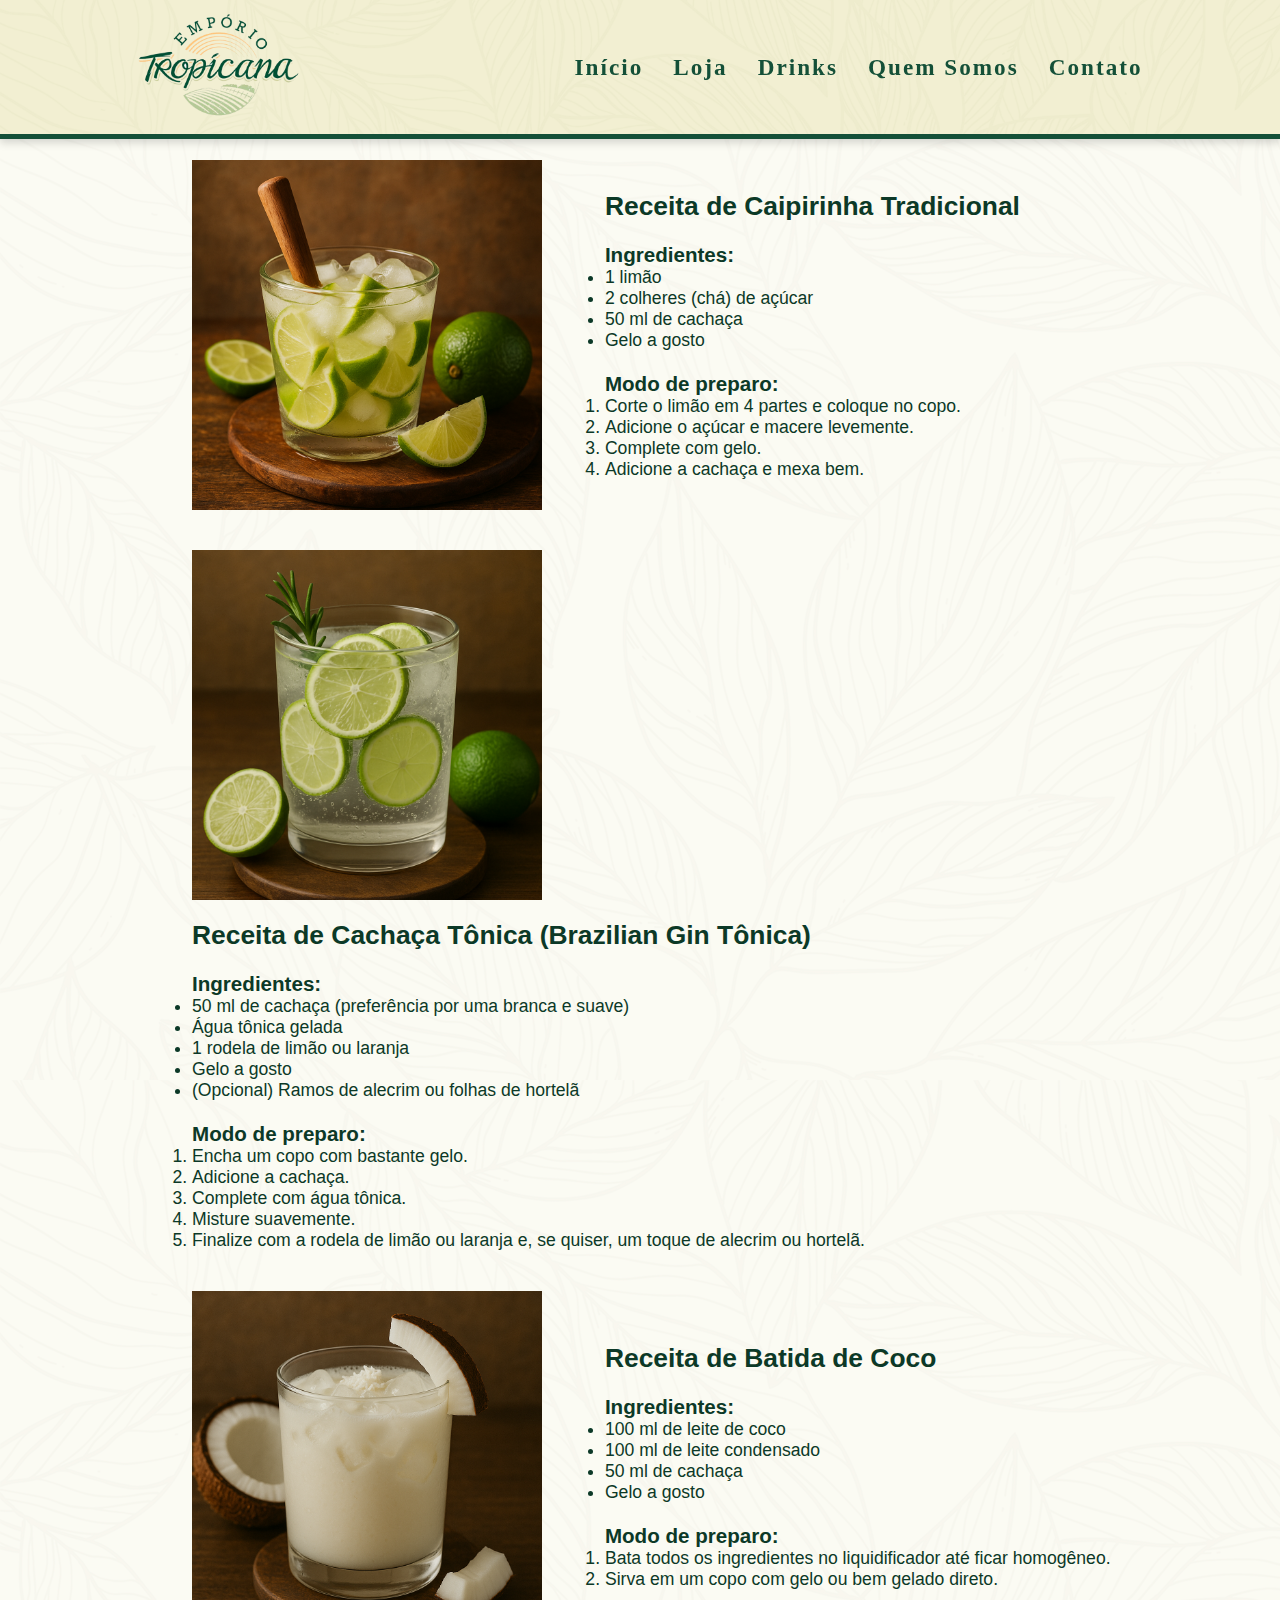
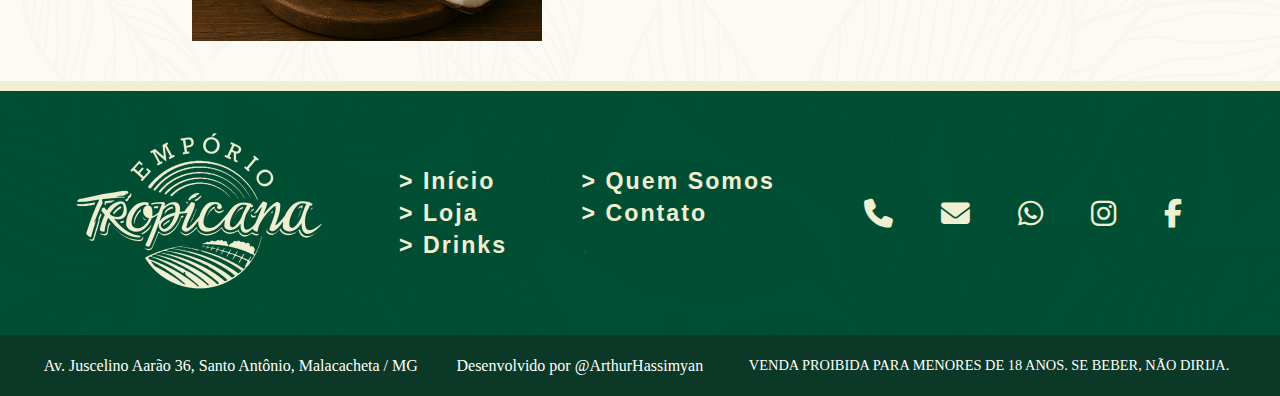
<file: html/drink.html>
<!DOCTYPE html>
<html lang="pt-BR">
<head>
    <meta charset="UTF-8">
    <meta name="viewport" content="width=device-width, initial-scale=1.0">
    <title>Cachaça Tropicana</title>
    <link rel="stylesheet" href="../styles/style.css">
    <link rel="stylesheet" href="../styles/styleNav.css">
    <link rel="stylesheet" href="../styles/styleSlider.css">
    <link rel="stylesheet" href="../styles/styleLoja.css">
    <link rel="stylesheet" href="../styles/styleFooter.css">
    <link rel="stylesheet" href="../styles/styleContato.css">
    <link rel="stylesheet" href="../styles/styleCachaca.css">
    <link rel="stylesheet" href="../styles/styleDrink.css">
    <link rel="stylesheet" href="https://cdnjs.cloudflare.com/ajax/libs/font-awesome/6.5.2/css/all.min.css">
</head>
<body>
<header>
    <nav class="navbar">
        <a href="inicio.html" class="button-logo">
            <img src="../img/logoNav.png" alt="Logo">
        </a>
        <div class="menu">
            <a href="inicio.html">Início</a>
            <a href="loja.html">Loja</a>
            <a href="drink.html">Drinks</a>
            <a href="cachaca.html">Quem Somos</a>
            <a href="contato.html">Contato</a>
        </div>
    </nav>
</header>

<main>
    <section class="drink-box">
        <img src="../img/drink1.png" alt="Logo">
        <div class="drink-box-receita">
            <h2>Receita de Caipirinha Tradicional</h2>
            <br>
            <h3>Ingredientes:</h3>
            <ul>
                <li>1 limão</li>
                <li>2 colheres (chá) de açúcar</li>
                <li>50 ml de cachaça</li>
                <li>Gelo a gosto</li>
            </ul>
            <br>
            <h3>Modo de preparo:</h3>
            <ol>
                <li>Corte o limão em 4 partes e coloque no copo.</li>
                <li>Adicione o açúcar e macere levemente.</li>
                <li>Complete com gelo.</li>
                <li>Adicione a cachaça e mexa bem.</li>
            </ol>
        </div>
    </section>
    <section class="drink-box">
        <img src="../img/drink2.png" alt="Logo">
        <div class="drink-box-receita">
            <h2>Receita de Cachaça Tônica (Brazilian Gin Tônica)</h2>
            <br>
            <h3>Ingredientes:</h3>
            <ul>
                <li>50 ml de cachaça (preferência por uma branca e suave)</li>
                <li>Água tônica gelada</li>
                <li>1 rodela de limão ou laranja</li>
                <li>Gelo a gosto</li>
                <li>(Opcional) Ramos de alecrim ou folhas de hortelã</li>
            </ul>
            <br>
            <h3>Modo de preparo:</h3>
            <ol>
                <li>Encha um copo com bastante gelo.</li>
                <li>Adicione a cachaça.</li>
                <li>Complete com água tônica.</li>
                <li>Misture suavemente.</li>
                <li>Finalize com a rodela de limão ou laranja e, se quiser, um toque de alecrim ou hortelã.</li>
            </ol>
        </div>
    </section>
    <section class="drink-box">
        <img src="../img/drink3.png" alt="Logo">
        <div class="drink-box-receita">
            <h2>Receita de Batida de Coco</h2>
            <br>
            <h3>Ingredientes:</h3>
            <ul>
                <li>100 ml de leite de coco</li>
                <li>100 ml de leite condensado</li>
                <li>50 ml de cachaça</li>
                <li>Gelo a gosto</li>
            </ul>
            <br>
            <h3>Modo de preparo:</h3>
            <ol>
                <li>Bata todos os ingredientes no liquidificador até ficar homogêneo.</li>
                <li>Sirva em um copo com gelo ou bem gelado direto.</li>
            </ol>
        </div>
    </section>


</main>

<footer>
    <section class="rodapeSuperior">
        <a href="inicio.html" class="rodapeLogo">
            <img src="../img/logoFooter.png" alt="Logo">
        </a>


        <div class="rodapeTexto">
            <a href="inicio.html">> Início</a>
            <a href="loja.html">> Loja</a>
            <a href="drink.html">> Drinks</a>
        </div>
        <div class="rodapeTexto">
            <a href="cachaca.html">> Quem Somos</a>
            <a href="contato.html">> Contato</a>
            <a style="color: #145038;  user-select: none;">.</a>
        </div>

        <div class="rodapeSocial">
            <a href="contato.html">
                <button class="social-button">
                    <i class="fas fa-phone"></i>
                </button>
            </a>
            <a href="contato.html">
                <button class="social-button">
                    <i class="fas fa-envelope"></i>
                </button>
            </a>
            <a href="contato.html">
                <button class="social-button">
                    <i class="fab fa-whatsapp"></i>
                </button>
            </a>
            <button class="social-button">
                <i class="fab fa-instagram"></i>
            </button>
            <button class="social-button">
                <i class="fab fa-facebook-f"></i>
            </button>
        </div>
    </section>

    <section class="rodapeInferior">
        <p>Av. Juscelino Aarão 36, Santo Antônio, Malacacheta / MG</p>
        <p>Desenvolvido por @ArthurHassimyan</p>
        <div class="inferior18">
            <p>VENDA PROIBIDA PARA MENORES DE 18 ANOS. SE BEBER, NÃO DIRIJA.</p>
        </div>
    </section>

</footer>
</body>
</html>
</file>
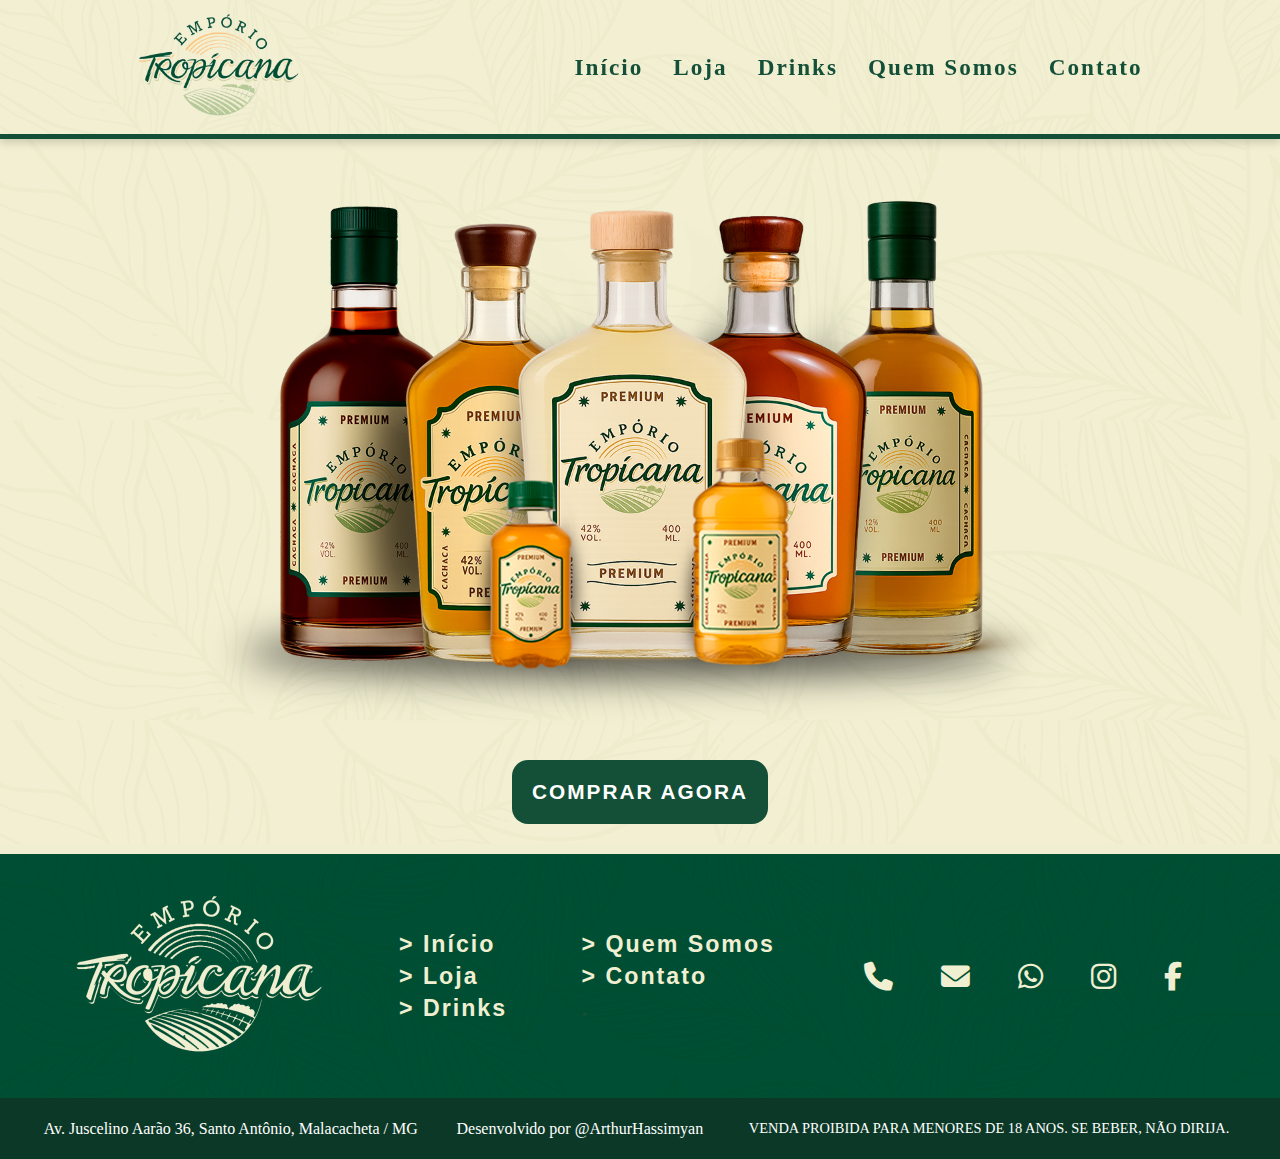
<file: html/inicio.html>
<!DOCTYPE html>
<html lang="pt-BR">
<head>
    <meta charset="UTF-8">
    <meta name="viewport" content="width=device-width, initial-scale=1.0">
    <title>Cachaça Tropicana</title>
    <link rel="stylesheet" href="../styles/style.css">
    <link rel="stylesheet" href="../styles/styleNav.css">
    <link rel="stylesheet" href="../styles/styleSlider.css">
    <link rel="stylesheet" href="../styles/styleLoja.css">
    <link rel="stylesheet" href="../styles/styleFooter.css">
    <link rel="stylesheet" href="https://cdnjs.cloudflare.com/ajax/libs/font-awesome/6.5.2/css/all.min.css"/>
</head>
<body>
<header>
    <nav class="navbar">
        <a href="inicio.html" class="button-logo">
            <img src="../img/logoNav.png" alt="Logo">
        </a>
        <div class="menu">
            <a href="inicio.html">Início</a>
            <a href="loja.html">Loja</a>
            <a href="drink.html">Drinks</a>
            <a href="cachaca.html">Quem Somos</a>
            <a href="contato.html">Contato</a>
        </div>
    </nav>
</header>
<main>
    <section class="carrosel">
        <div class="slide">
            <img src="../img/allCachaca.png" alt="Imagem 1">
        </div>
        <a href="loja.html">
            <button class="slide-buy">COMPRAR AGORA</button>
        </a>
    </section>
</main>



<footer>
    <section class="rodapeSuperior">
        <a href="inicio.html" class="rodapeLogo">
            <img src="../img/logoFooter.png" alt="Logo">
        </a>


        <div class="rodapeTexto">
            <a href="inicio.html">> Início</a>
            <a href="loja.html">> Loja</a>
            <a href="drink.html">> Drinks</a>
        </div>
        <div class="rodapeTexto">
            <a href="cachaca.html">> Quem Somos</a>
            <a href="contato.html">> Contato</a>
            <a style="color: #145038;  user-select: none;">.</a>
        </div>

        <div class="rodapeSocial">
            <a href="contato.html">
                <button class="social-button">
                    <i class="fas fa-phone"></i>
                </button>
            </a>
            <a href="contato.html">
                <button class="social-button">
                    <i class="fas fa-envelope"></i>
                </button>
            </a>
            <a href="contato.html">
                <button class="social-button">
                    <i class="fab fa-whatsapp"></i>
                </button>
            </a>
            <button class="social-button">
                <i class="fab fa-instagram"></i>
            </button>
            <button class="social-button">
                <i class="fab fa-facebook-f"></i>
            </button>
        </div>
    </section>

    <section class="rodapeInferior">
        <p>Av. Juscelino Aarão 36, Santo Antônio, Malacacheta / MG</p>
        <p>Desenvolvido por @ArthurHassimyan</p>
        <div class="inferior18">
            <p>VENDA PROIBIDA PARA MENORES DE 18 ANOS. SE BEBER, NÃO DIRIJA.</p>
        </div>
    </section>

</footer>
</body>
</html>
</file>
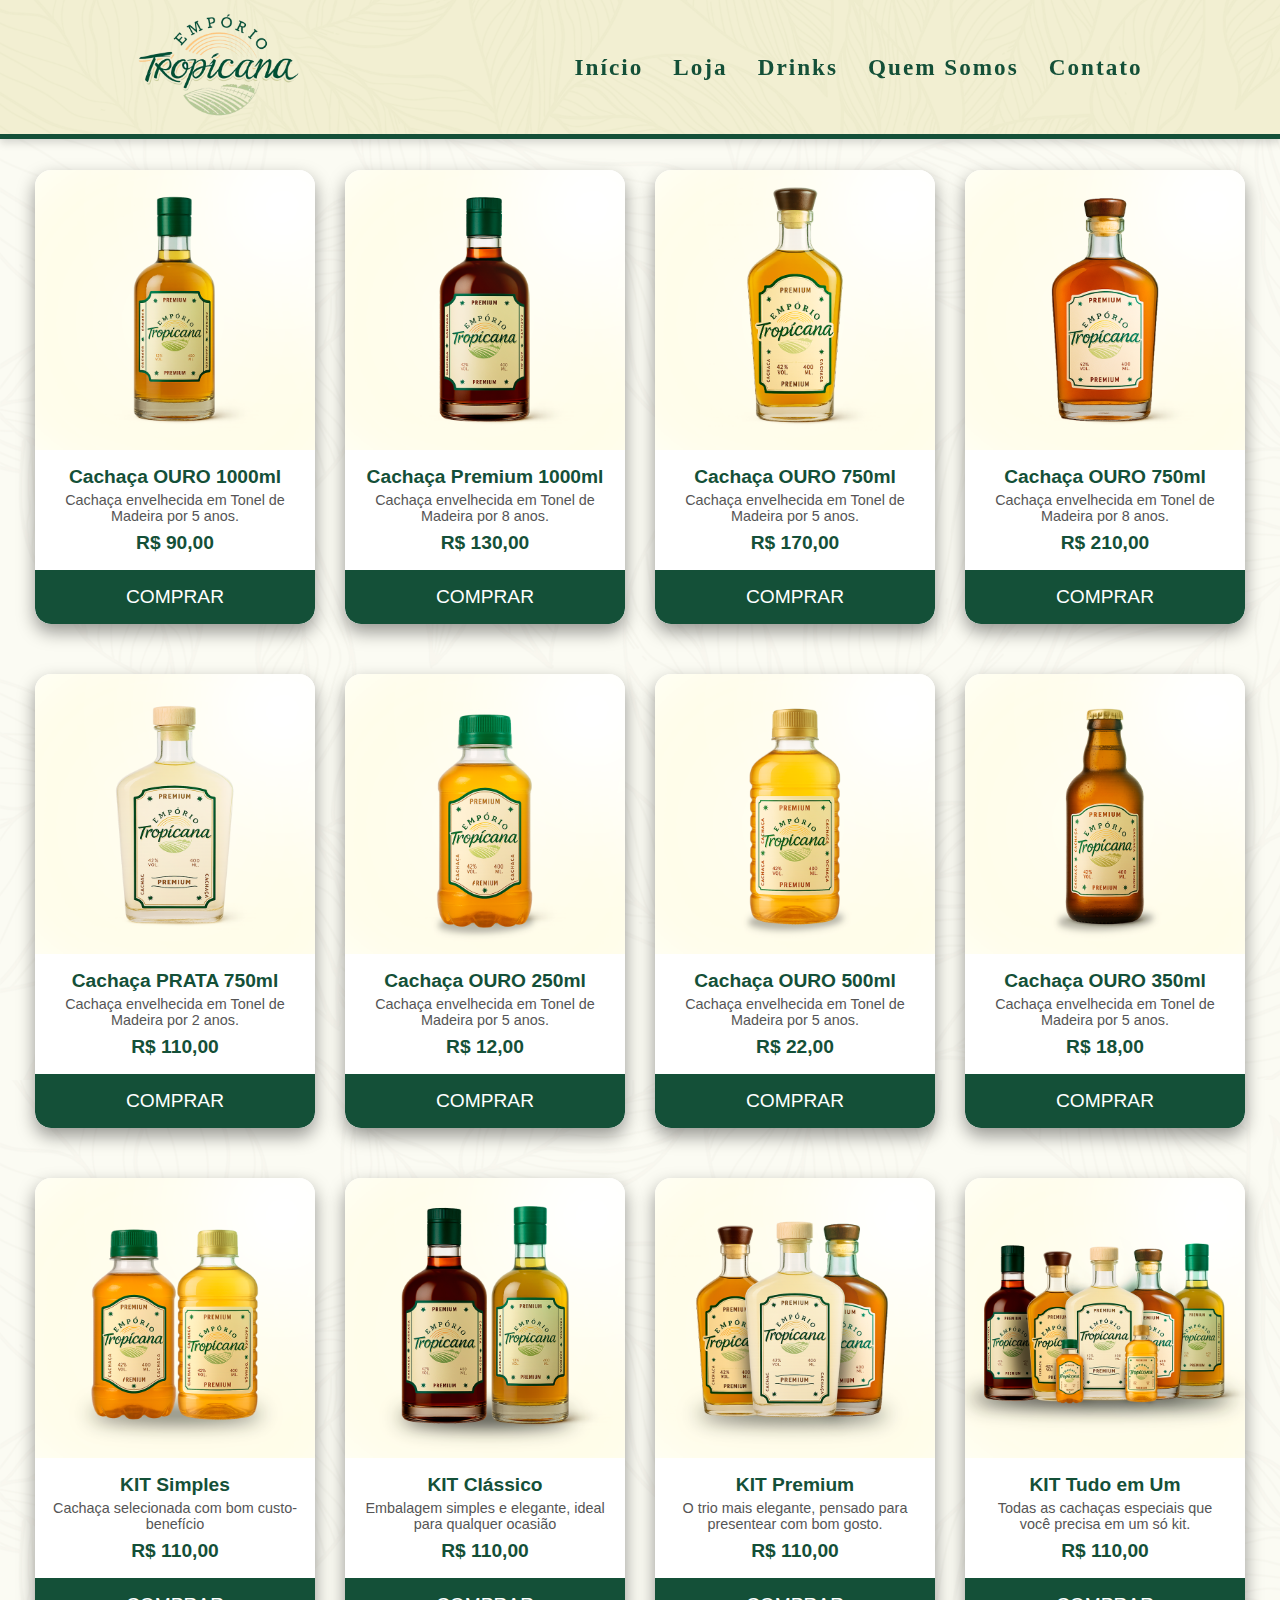
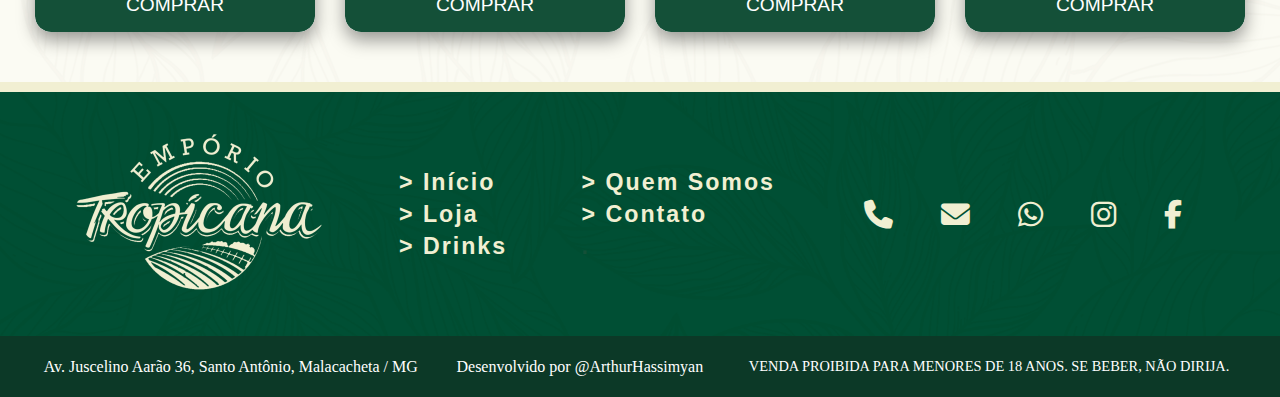
<file: html/loja.html>
<!DOCTYPE html>
<html lang="pt-BR">
<head>
  <meta charset="UTF-8">
  <meta name="viewport" content="width=device-width, initial-scale=1.0">
  <title>Cachaça Tropicana</title>
  <link rel="stylesheet" href="../styles/style.css">
  <link rel="stylesheet" href="../styles/styleNav.css">
  <link rel="stylesheet" href="../styles/styleSlider.css">
  <link rel="stylesheet" href="../styles/styleLoja.css">
  <link rel="stylesheet" href="../styles/styleFooter.css">
  <link rel="stylesheet" href="https://cdnjs.cloudflare.com/ajax/libs/font-awesome/6.5.2/css/all.min.css"/>
</head>

<body>
<header>
  <nav class="navbar">
    <a href="inicio.html" class="button-logo">
      <img src="../img/logoNav.png" alt="Logo">
    </a>
    <div class="menu">
      <a href="inicio.html">Início</a>
      <a href="loja.html">Loja</a>
      <a href="drink.html">Drinks</a>
      <a href="cachaca.html">Quem Somos</a>
      <a href="contato.html">Contato</a>
    </div>
  </nav>
</header>

<main>
<section class="loja" style="padding-top: 50px">
  <div class="loja-item">
    <img src="../img/Produto-1.png" alt="Produto">
    <h3 class="loja-title">Cachaça OURO 1000ml</h3>
    <p class="loja-description">Cachaça envelhecida em Tonel de Madeira por 5 anos.</p>
    <p class="loja-price">R$ 90,00</p>
    <button class="loja-button">COMPRAR</button>
  </div>

  <div class="loja-item">
    <img src="../img/Produto-2.png" alt="Produto">
    <h3 class="loja-title">Cachaça Premium 1000ml</h3>
    <p class="loja-description">Cachaça envelhecida em Tonel de Madeira por 8 anos.</p>
    <p class="loja-price">R$ 130,00</p>
    <button class="loja-button">COMPRAR</button>
  </div>

  <div class="loja-item">
    <img src="../img/Produto-3.png" alt="Produto">
    <h3 class="loja-title">Cachaça OURO 750ml</h3>
    <p class="loja-description">Cachaça envelhecida em Tonel de Madeira por 5 anos.</p>
    <p class="loja-price">R$ 170,00</p>
    <button class="loja-button">COMPRAR</button>
  </div>

  <div class="loja-item">
    <img src="../img/Produto-4.png" alt="Produto">
    <h3 class="loja-title">Cachaça OURO 750ml</h3>
    <p class="loja-description">Cachaça envelhecida em Tonel de Madeira por 8 anos.</p>
    <p class="loja-price">R$ 210,00</p>
    <button class="loja-button">COMPRAR</button>
  </div>
</section>

<section class="loja">
  <div class="loja-item">
    <img src="../img/Produto-5.png" alt="Produto">
    <h3 class="loja-title">Cachaça PRATA 750ml</h3>
    <p class="loja-description">Cachaça envelhecida em Tonel de Madeira por 2 anos.</p>
    <p class="loja-price">R$ 110,00</p>
    <button class="loja-button">COMPRAR</button>
  </div>

  <div class="loja-item">
    <img src="../img/Produto-6.png" alt="Produto">
    <h3 class="loja-title">Cachaça OURO 250ml</h3>
    <p class="loja-description">Cachaça envelhecida em Tonel de Madeira por 5 anos.</p>
    <p class="loja-price">R$ 12,00</p>
    <button class="loja-button">COMPRAR</button>
  </div>

  <div class="loja-item">
    <img src="../img/Produto-7.png" alt="Produto">
    <h3 class="loja-title">Cachaça OURO 500ml</h3>
    <p class="loja-description">Cachaça envelhecida em Tonel de Madeira por 5 anos.</p>
    <p class="loja-price">R$ 22,00</p>
    <button class="loja-button">COMPRAR</button>
  </div>

  <div class="loja-item">
    <img src="../img/Produto-8.png" alt="Produto">
    <h3 class="loja-title">Cachaça OURO 350ml</h3>
    <p class="loja-description">Cachaça envelhecida em Tonel de Madeira por 5 anos.</p>
    <p class="loja-price">R$ 18,00</p>
    <button class="loja-button">COMPRAR</button>
  </div>
</section>

<section class="loja">
  <div class="loja-item">
    <img src="../img/Produto-9.png" alt="Produto">
    <h3 class="loja-title">KIT Simples</h3>
    <p class="loja-description">Cachaça selecionada com bom custo-benefício</p>
    <p class="loja-price">R$ 110,00</p>
    <button class="loja-button">COMPRAR</button>
  </div>

  <div class="loja-item">
    <img src="../img/Produto-10.png" alt="Produto">
    <h3 class="loja-title">KIT Clássico</h3>
    <p class="loja-description">Embalagem simples e elegante, ideal para qualquer ocasião</p>
    <p class="loja-price">R$ 110,00</p>
    <button class="loja-button">COMPRAR</button>
  </div>

  <div class="loja-item">
    <img src="../img/Produto-11.png" alt="Produto">
    <h3 class="loja-title">KIT Premium</h3>
    <p class="loja-description">O trio mais elegante, pensado para presentear com bom gosto.</p>
    <p class="loja-price">R$ 110,00</p>
    <button class="loja-button">COMPRAR</button>
  </div>

  <div class="loja-item">
    <img src="../img/Produto-12.png" alt="Produto">
    <h3 class="loja-title">KIT Tudo em Um</h3>
    <p class="loja-description">Todas as cachaças especiais que você precisa em um só kit.</p>
    <p class="loja-price">R$ 110,00</p>
    <button class="loja-button">COMPRAR</button>
  </div>
</section>
</main>

<footer>
  <section class="rodapeSuperior">
    <a href="inicio.html" class="rodapeLogo">
      <img src="../img/logoFooter.png" alt="Logo">
    </a>


    <div class="rodapeTexto">
      <a href="inicio.html">> Início</a>
      <a href="loja.html">> Loja</a>
      <a href="drink.html">> Drinks</a>
    </div>
    <div class="rodapeTexto">
      <a href="cachaca.html">> Quem Somos</a>
      <a href="contato.html">> Contato</a>
      <a style="color: #145038;  user-select: none;">.</a>
    </div>

    <div class="rodapeSocial">
      <a href="contato.html">
        <button class="social-button">
          <i class="fas fa-phone"></i>
        </button>
      </a>
      <a href="contato.html">
        <button class="social-button">
          <i class="fas fa-envelope"></i>
        </button>
      </a>
      <a href="contato.html">
        <button class="social-button">
          <i class="fab fa-whatsapp"></i>
        </button>
      </a>
      <button class="social-button">
        <i class="fab fa-instagram"></i>
      </button>
      <button class="social-button">
        <i class="fab fa-facebook-f"></i>
      </button>
    </div>
  </section>

  <section class="rodapeInferior">
    <p>Av. Juscelino Aarão 36, Santo Antônio, Malacacheta / MG</p>
    <p>Desenvolvido por @ArthurHassimyan</p>
    <div class="inferior18">
      <p>VENDA PROIBIDA PARA MENORES DE 18 ANOS. SE BEBER, NÃO DIRIJA.</p>
    </div>
  </section>

</footer>

</body>
</html>
</file>
<file: styles/style.css>
* {
    margin: 0;
    padding: 0;
    box-sizing: border-box;
}

body {
    padding-top: 120px;
    background-image: url("../img/Fundo-site-Palha.png");
    font-family: "Segoe UI Semibold", sans-serif;
}
</file>
<file: styles/styleNav.css>
.navbar {
    display: flex;
    flex-wrap: wrap;
    align-items: center;
    justify-content: space-around;
    background-image: url("../img/backgroundNav.png");
    background-size: cover;
    background-position: center;
    position: fixed;
    top: 0;
    width: 100%;
    height: auto;
    z-index: 999;
    box-shadow: 0 4px 8px rgba(0, 0, 0, 0.15);
    border-bottom: 5px solid #145038;
}

.navbar .button-logo img {
    height: 130px;
    width: auto;
}

.navbar .menu {
    display: flex;
    flex-wrap: wrap;
    gap: 30px;
    justify-content: center;
}

.navbar .menu a {
    color: #145038;
    text-decoration: none;
    font-family: "Segoe UI Semibold";
    font-weight: bold;
    font-size: 1.45rem;
    letter-spacing: 2px;
}

.navbar .menu a:hover {
    text-decoration: underline;
}

@media (max-width: 768px) {
    .navbar {
        flex-direction: column;
        height: auto;
    }

    .navbar .button-logo img {
        height: 80px;
    }
}
</file>
<file: styles/styleSlider.css>
.carrosel {
    display: flex;
    flex-direction: column;
    width: 100%;
    height: auto;
    overflow: hidden;
    background-image: url("../img/backgroundNav.png");
    justify-content: center;
    align-items: center;
}

.slide img {
    width: 100%;
    height: auto;
    object-fit: contain;
    display: block;
    margin-top: -50px;
    margin-bottom: -50px;
}

.slide-buy {
    margin: 20px 0;
    background-color: #145038;
    color: white;
    border: none;
    border-radius: 16px;
    padding: 20px;
    width: 100%;
    max-width: 300px;
    font-size: 1.3rem;
    cursor: pointer;
    font-weight: bold;
    letter-spacing: 2px;
}

.slide-buy:hover {
    background-color: #0c3927;
}
</file>
<file: styles/styleLoja.css>
.loja {
    display: flex;
    flex-wrap: wrap;
    justify-content: center;
    gap: 30px;
    padding: 0 15px 50px;
}

.loja-item {
    color: #145038;
    width: 100%;
    max-width: 280px;
    background: #fff;
    border-radius: 1rem;
    overflow: hidden;
    box-shadow: 0 8px 18px rgba(0, 0, 0, 0.4);
    text-align: center;
}

.loja-item:hover {
    transform: translateY(-5px);
}

.loja-item img {
    width: 100%;
    object-fit: cover;
}

.loja-title {
    font-size: 1.2rem;
    margin: 0.75rem 0 0.25rem;
}

.loja-description {
    font-size: 0.9rem;
    margin: 0 1rem 0.5rem;
    color: #555;
}

.loja-price {
    font-size: 1.2rem;
    font-weight: bold;
    margin-bottom: 1rem;
}

.loja-button {
    background-color: #145038;
    color: white;
    border: none;
    border-radius: 0 0 16px 16px;
    padding: 1rem;
    width: 100%;
    font-size: 1.2rem;
    cursor: pointer;
}

.loja-button:hover {
    background-color: #0c3927;
}
</file>
<file: styles/styleFooter.css>
footer {
    display: flex;
    flex-direction: column;
    background-image: url("../img/backgroundFooter.png");
    background-size: cover;
    background-position: center;
    align-items: center;
    width: 100%;
    min-height: 210px;
    border-top: 10px solid #f1efd2;
}

.rodapeLogo img {
    height: auto;
    max-height: 200px;
    width: auto;
}

.rodapeTexto {
    display: flex;
    flex-direction: column;
    gap: 5px;
    align-items: flex-start;
}

.rodapeTexto a {
    text-decoration: none;
    font-family: "Segoe UI Light", sans-serif;
    font-weight: bold;
    font-size: 1.45rem;
    letter-spacing: 2px;
    color: #f1efd2;
}

.rodapeSuperior {
    display: flex;
    flex-wrap: wrap;
    align-items: center;
    justify-content: space-evenly;
    width: 100%;
    gap: 20px;
    padding: 20px;
}

.rodapeSocial {
    display: flex;
    flex-wrap: wrap;
    gap: 10px;
}

.social-button {
    display: inline-flex;
    align-items: center;
    padding: 10px 15px;
    background: none;
    color: #f1efd2;
    border: none;
    border-radius: 5px;
    font-size: 1.45rem;
    cursor: pointer;
}

.social-button:hover {
    color: #0c3927;
}

.social-button i {
    margin-right: 8px;
    font-size: 1.8rem;
}

.rodapeInferior {
    width: 100%;
    background: #0c3927;
    display: flex;
    flex-wrap: wrap;
    align-items: center;
    justify-content: space-evenly;
    color: white;
    font-family: "Segoe UI Light";
    font-size: 1rem;
    padding: 15px;
    gap: 10px;
}

.inferior18 {
    color: white;
    padding: 7px;
    font-size: 0.9rem;
}

@media (max-width: 768px) {
    footer {
        height: auto;
        text-align: center;
    }
}
</file>
<file: styles/styleContato.css>
.contato-centraliza {
    display: flex;
    justify-content: center;
    align-items: center;
}

.contato-box {
    margin: 50px 20px;
    color: #145038;
    border: 3px solid #145038;
    border-radius: 15px;
    box-shadow: 0 4px 12px rgba(0, 0, 0, 0.2);
    padding: 20px;
    max-width: 100%;
}

.contato-box img {
    max-width: 150px;
    display: block;
    margin: 0 auto -20px;
}

.contato-box h2 {
    text-align: center;
    margin-bottom: 10px;
    font-size: 2rem;
}

.contato-box p.subtexto {
    text-align: center;
    font-size: 1.3rem;
    margin-bottom: 30px;
}

.contato-item {
    display: flex;
    align-items: center;
    margin: 15px 0;
    flex-wrap: wrap;
}

.contato-item i {
    font-size: 1.8rem;
}

.icone-circulo {
    color: #145038;
    border: 3px solid #145038;
    border-radius: 50%;
    padding: 10px;
    margin-right: 3%;
    margin-left: 10%;
    font-size: 1.8rem;
    width: 10%;
    height: 10%;
    text-align: center;
    line-height: 30px;
}

.info-texto {
    font-size: 1.2rem;
}

.info-texto strong {
    display: block;
    font-size: 1.2rem;
    margin-bottom: 3px;
}

@media (max-width: 768px) {
    .contato-box {
        padding: 20px;
        margin: 20px;
    }
}
</file>
<file: styles/styleCachaca.css>
.cachaca-box {
    position: relative;
    width: 100%;
    max-height: 250px;
    overflow: hidden;
    margin-bottom: 50px;
}

.cachaca-box img {
    width: 100%;
    height: auto;
    display: block;
    object-fit: cover;
}

.cachaca-texto {
    margin: 0 20%;
    font-size: 1.2rem;
}

.cachaca-texto h2 {
    font-size: 2rem;
    text-align: center;
    margin-bottom: 30px;
}

.cachaca-texto p {
    margin-bottom: 20px;
}

.cachaca-texto-margin {
    margin-bottom: 50px;
}
</file>
<file: styles/styleDrink.css>
.drink-box {
    display: flex;
    flex-wrap: wrap;
    justify-content: flex-start;
    align-items: center;
    margin: 40px 15px;
    color: #0c3927;
    font-size: 1.1rem;
    gap: 20px;
    margin-left: 15%;
}

.drink-box img {
    width: 100%;
    max-width: 350px;
    height: auto;
    background-color: black;
    margin-right: 4%;
}
</file>
